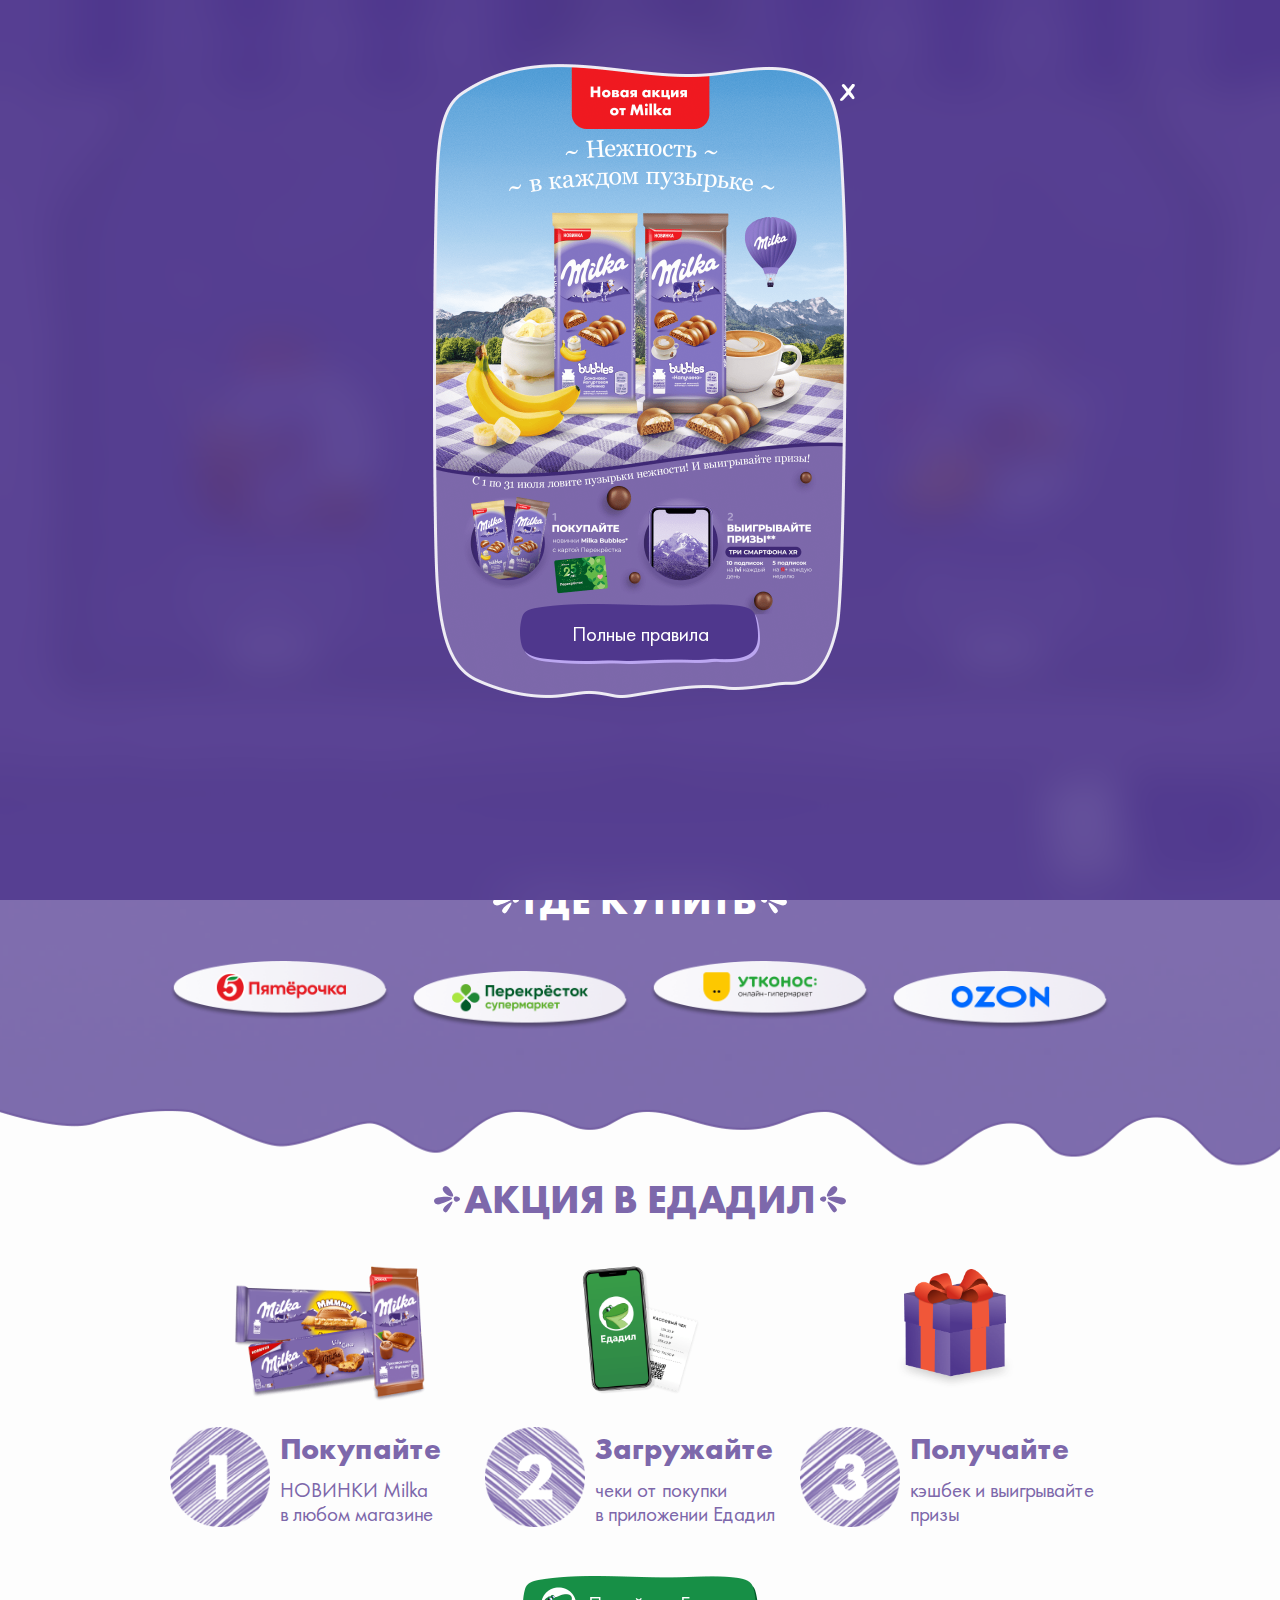
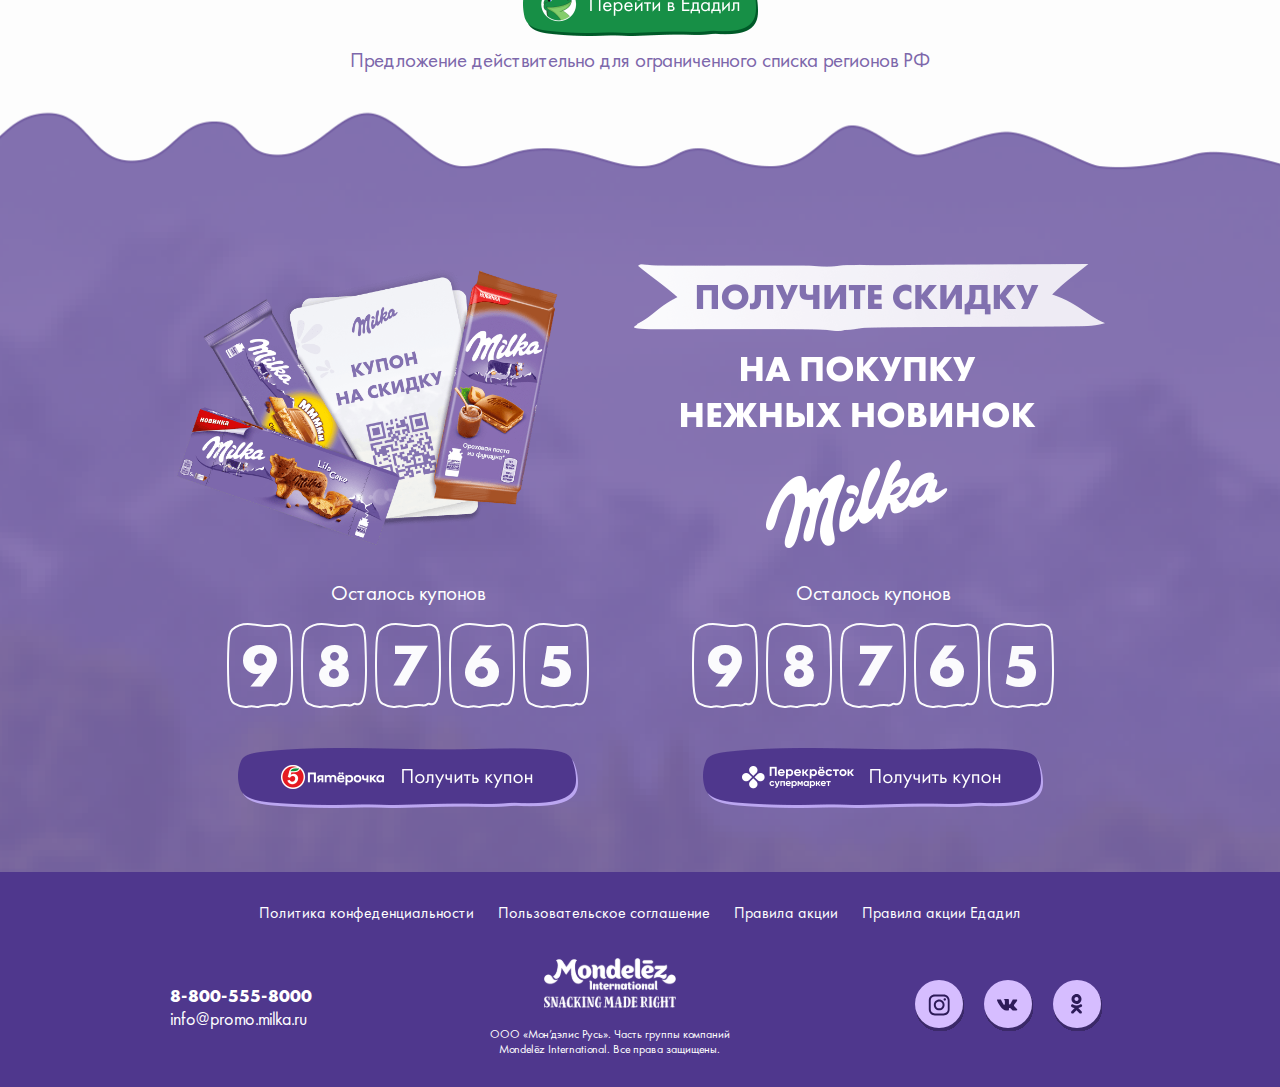
<file: index.html>
<!DOCTYPE html>
<html lang="en">
<head>
	<meta charset="UTF-8">
	<title>Milka Cafe</title>
	<meta http-equiv="X-UA-Compatible" content="IE=edge">
    <meta name="viewport" content="width=device-width, initial-scale=1.0, maximum-scale=1.0, minimum-scale=1.0, user-scalable=no">
    <meta name="format-detection" content="telephone=no">
    <link rel="shortcut icon" href="img/favicon.png" type="image/png">
	<link rel="stylesheet" href="fonts/stylesheet.css">
	<link rel="stylesheet" href="css/styles.css">
	<!--[if lte IE 9]>
    <script src="http://phpbbex.com/oldies/oldies.js" charset="utf-8"></script>
    <script src="https://oss.maxcdn.com/html5shiv/3.7.3/html5shiv.min.js"></script>
    <script src="https://oss.maxcdn.com/respond/1.4.2/respond.min.js"></script>
    <![endif]-->
</head>
<body>
	<div class="wrapper">
		<div class="content">
			<header>
				<a href="index.html" class="logo">
					<img src="img/logo.png" alt="">
				</a>
				<div class="menu">
					<a href="#!" class="burger"></a>
					<nav class="menu-links">
						<a href="#where-block" class="anchor">Где купить</a>
						<a href="#coupon-block" class="anchor">Купон на скидку</a>
						<a href="#edadil-block" class="anchor">Акция в Едадил</a>
						<a href="faq.html">Вопрос-ответ</a>
					</nav>
				</div>
			</header>
			<section class="main-block">
				<div class="left-wood"></div>
				<div class="right-wood"></div>
				<div class="container">
					<div class="slogan">
						<img src="img/slogan.png" alt="">
					</div>
					<div class="products">
						<div class="product">
							<div class="product-img product1-img">
								<img src="img/img_1.png" alt="">
							</div>
							<a href="#!" class="product-info pop-op" data-popup="product1">ореховой <br>пасты <br>и фундука</a>
							<a href="#!" class="mini-btn pop-op" data-popup="product1">Узнать больше</a>
						</div>
						<div class="product">
							<div class="product-img product2-img">
								<img src="img/img_2.png" alt="">
							</div>
							<a href="#!" class="product-info pop-op" data-popup="product2">молочной <br>начинки <br>и печенья</a>
							<a href="#!" class="mini-btn pop-op" data-popup="product2">Узнать больше</a>
						</div>
						<div class="product">
							<div class="product-img product3-img">
								<img src="img/img_3.png" alt="">
							</div>
							<a href="#!" class="product-info pop-op" data-popup="product3">сочного <br>бисквита</a>
							<a href="#!" class="mini-btn pop-op" data-popup="product3">Узнать больше</a>
						</div>
					</div>
					<a href="#coupon-block" class="main-coupon anchor"></a>
				</div>
			</section>
			<section id="where-block" class="where-block">
				<div class="container">
					<div class="title-wrapper">
						<div class="title">Где купить</div>
					</div>
					<div class="shops">
						<a href="https://5ka.ru/" class="shop" target="_blank">
							<img src="img/5ka.png" alt="">
						</a>
						<a href="https://www.perekrestok.ru/" class="shop" target="_blank">
							<img src="img/perek.png" alt="">
						</a>
						<a href="https://www.utkonos.ru/" class="shop" target="_blank">
							<img src="img/utkonos.png" alt="">
						</a>
						<a href="https://www.ozon.ru/" class="shop" target="_blank">
							<img src="img/ozon.png" alt="">
						</a>
					</div>
				</div>
			</section>
			<section id="edadil-block" class="edadil-block">
				<div class="container">
					<div class="title-wrapper">
						<div class="title purple">Акция в едадил</div>
					</div>
					<div class="steps">
						<div class="step">
							<div class="step-img step-img1">
								<img src="img/step1.png" alt="">
							</div>
							<div class="step-info step-info1">
								<div class="step-info-title">Покупайте</div>
								<div class="step-info-desc">НОВИНКИ Milka <br>в любом магазине</div>
							</div>
						</div>
						<div class="step">
							<div class="step-img step-img2">
								<img src="img/step2.png" alt="">
							</div>
							<div class="step-info step-info2">
								<div class="step-info-title">Загружайте</div>
								<div class="step-info-desc">чеки от покупки <br>в приложении Едадил</div>
							</div>
						</div>
						<div class="step">
							<div class="step-img step-img2">
								<img src="img/step3.png" alt="">
							</div>
							<div class="step-info step-info3">
								<div class="step-info-title">Получайте</div>
								<div class="step-info-desc">кэшбек и выигрывайте <br>призы</div>
							</div>
						</div>
					</div>
					<div class="btn-wrapper">
						<a href="#!" class="edadil-btn"><img src="img/button-edadil.png" alt=""></a>
						<span class="edadil-remark">Предложение действительно для ограниченного списка регионов РФ</span>
					</div>
				</div>
			</section>
			<section id="coupon-block" class="coupon-block">
				<div class="container">
					<div class="coupon-info">
						<div class="coupon-img">
							<img src="img/img_product_cupon.png" alt="">
						</div>
						<div class="coupon-slogan">
							<img src="img/slogan-sale.png" alt="">
						</div>
					</div>
					<div class="coupon-count-block">
						<div class="coupon-count-wrapper coupons-5ka">
							<div class="coupon-count-text">Осталось купонов</div>
							<div class="coupon-count">
								<div class="number">9</div>
								<div class="number">8</div>
								<div class="number">7</div>
								<div class="number">6</div>
								<div class="number">5</div>
							</div>
							<div class="btn-wrapper">
								<a href="#!" class="coupon-btn pop-op" data-popup="get-coupon-5ka"><img src="img/5ka-button-coupon.png" alt=""></a>
							</div>
						</div>
						<div class="coupon-count-wrapper coupons-perekrestok">
							<div class="coupon-count-text">Осталось купонов</div>
							<div class="coupon-count">
								<div class="number">9</div>
								<div class="number">8</div>
								<div class="number">7</div>
								<div class="number">6</div>
								<div class="number">5</div>
							</div>
							<div class="btn-wrapper">
								<a href="#!" class="coupon-btn pop-op" data-popup="get-coupon-perekrestok"><img src="img/perekrestok-button-coupon.png" alt=""></a>
							</div>
						</div>
					</div>
				</div>
				<!-- <div class="coupon-preview">
					<div class="coupon-preview-wrapper">
						<div class="coupon-img">
							<img src="img/img_product_cupon.png" alt="">
						</div>
						<div class="coupon-preview-title">Купоны скоро появятся в меню нашего кафе. Ждем вас снова!</div>
						<div class="coupon-preview-desc">Мы можем оповестить вас сразу как только они будут доступны. Для этого напишите ваш e-mail в поле ниже:</div>
						<form class="popup-form">
							<div class="input-field">
	                    		<input type="text" name="email" placeholder="Введите ваш e-mail" required>
	                    	</div>
							<div class="popup-btn-wrap">
								<button class="popup-btn">Отправить e-mail</button>
								<button class="popup-btn pop-op" data-popup="auth-success">Отправить e-mail</button>
							</div>
						</form>
					</div>
				</div> -->
			</section>
		</div>
		<footer>
			<div class="container">
				<div class="footer-links">
					<a href="#!" class="invert-link" target="_blank">Политика конфеденциальности</a>
					<a href="#!" class="invert-link" target="_blank">Пользовательское соглашение</a>
					<a href="#!" class="invert-link" target="_blank">Правила акции</a>
					<a href="#!" class="invert-link" target="_blank">Правила акции Едадил</a>
				</div>
				<div class="footer-wrapper">
					<div class="footer-contacts">
						<a href="tel:8-800-555-8000" class="footer-phone invert-link">8-800-555-8000</a>
						<a href="mailto:info@promo.milka.ru" class="footer-mail invert-link">info@promo.milka.ru</a>
					</div>
					<div class="footer-copyright">
						<div class="mndlz">
							<img src="img/mndlz.svg" alt="">
						</div>
						<div class="copyright">ООО «Мон’дэлис Русь». Часть группы компаний <br>Mondelēz International. Все права защищены.</div>
					</div>
					<div class="footer-socials">
						<a href="#!" target="_blank">
							<img src="img/inst.svg" alt="">
						</a>
						<a href="#!" target="_blank">
							<img src="img/vk.svg" alt="">
						</a>
						<a href="#!" target="_blank">
							<img src="img/ok.svg" alt="">
						</a>
					</div>
				</div>
			</div>
		</footer>
	</div>
	<div class="popups">
		<div id="auth" class="popup popup-auth">
			<div class="popup__wrap">
				<a href="#!" class="close-popup js-close-popup">
		            <img src="img/close-purple.svg" alt="">
		        </a>
				<div class="popup__inner">
					<div class="popup__title">Авторизация</div>
					<div class="popup__desc">Войдите с помощью одной из социальных сетей, чтобы получить купон на скидку</div>
					<form class="socials-auth">
						<button class="social-auth">
							<img src="img/vk-auth.svg" alt="">
						</button>
						<!-- <button class="social-auth">
							<img src="img/ok-auth.svg" alt="">
						</button> -->
						<button class="social-auth">
							<img src="img/fb-auth.svg" alt="">
						</button>
						<div class="checkbox-wrapper">
							<div class="input-field checkbox-field">
	                            <label for="check-data" class="checkbox">
	                                <input id="check-data" name="check-data" type="checkbox" required>
	                                <span class="checkmark"></span>
	                                <span class="checkbox-text">Я согласен с <a href="#!" class="rules-link link" target="_blank">Правилами акции</a></span>
	                            </label> 
	                        </div>
	                        <div class="input-field checkbox-field">
	                            <label for="check-rules" class="checkbox">
	                                <input id="check-rules" name="check-rules" type="checkbox" required>
	                                <span class="checkmark"></span>
	                                <span class="checkbox-text">Я согласен с <a href="#!" class="rules-link link" target="_blank">Правилами получения купона</a></span>
	                            </label> 
	                        </div>
						</div>
					</form>
					<div class="separate">
						<span>или</span>
					</div>
					<div class="popup-btn-wrap">
						<a href="#!" class="popup-btn pop-op" data-popup="auth-fio">Войти через e-mail</a>
					</div>
				</div>
			</div>
		</div>
		<div id="auth-fio" class="popup popup-auth-fio">
			<div class="popup__wrap">
				<a href="#!" class="close-popup js-close-popup">
		            <img src="img/close-purple.svg" alt="">
		        </a>
				<div class="popup__inner">
					<div class="popup__desc">Введите ваши данные</div>
					<form class="popup-form">
						<div class="input-field">
                    		<input type="text" name="name" placeholder="Фамилия Имя" required>
                    	</div>
						<div class="input-field">
                    		<input type="text" name="email" placeholder="E-mail" required>
                    	</div>
                    	<div class="checkbox-wrapper">
							<div class="input-field checkbox-field">
	                            <label for="check-data1" class="checkbox">
	                                <input id="check-data1" name="check-data1" type="checkbox" required>
	                                <span class="checkmark"></span>
	                                <span class="checkbox-text">Я согласен с <a href="#!" class="rules-link link" target="_blank">Правилами акции</a></span>
	                            </label> 
	                        </div>
	                        <div class="input-field checkbox-field">
	                            <label for="check-rules1" class="checkbox">
	                                <input id="check-rules1" name="check-rules1" type="checkbox" required>
	                                <span class="checkmark"></span>
	                                <span class="checkbox-text">Я согласен с <a href="#!" class="rules-link link" target="_blank">Правилами получения купона</a></span>
	                            </label> 
	                        </div>
						</div>
						<div class="popup-btn-wrap">
							<!-- <button class="popup-btn">Получить купон</button> -->
							<button class="popup-btn pop-op" data-popup="auth-success">Получить купон</button>
						</div>
					</form>
				</div>
			</div>
		</div>
		<div id="auth-success" class="popup popup-auth popup-auth-success">
			<div class="popup__wrap">
				<a href="#!" class="close-popup js-close-popup">
		            <img src="img/close-purple.svg" alt="">
		        </a>
				<div class="popup__inner">
					<div class="popup__title">Спасибо!</div>
					<div class="popup__desc">Мы отправили вам ссылку для получения купона на скидку на указанный вами e-mail</div>
					<div class="popup-btn-wrap">
						<a href="#!" class="popup-btn js-close-popup">Отлично</a>
					</div>
				</div>
			</div>
		</div>
		<div id="get-coupon-5ka" class="popup popup-coupon popup-coupon-big">
			<div class="popup__wrap">
				<a href="#!" class="close-popup js-close-popup">
		            <img src="img/close-purple.svg" alt="">
		        </a>
				<div class="popup__inner">
					<div class="popup-logo logo-5ka">
						<img src="img/5ka-logo.png" alt="">
					</div>
					<div class="popup__title">Ваш купон на скидку</div>
					<div class="popup-coupon-img coupon-5ka">
						<img src="img/barcode.png" alt="">
					</div>
					<div class="popup__desc">Предъявите скриншот купона со штрихкодом на кассе в сети «Пятёрочка» при покупке новинок от Milka</div>
					<div class="coupon-validity">
						<div class="coupon-validity-title">Срок действия купона:</div>
						<div class="coupon-validity-text">с 08 июня 2020г. по 15 июля 2020г.</div>
					</div>
					<div class="coupon-remark">
						*купон можно использовать в <a href="https://5ka.ru/stores/" class="link" target="_blank">магазинах сети</a> 
						при предъявлении Выручай-карты «Пятёрочка» на кассе.<br><br>

						**Купон действует на следующие продукты: шоколад  Milka Nutty Paste Hazelnut, Milka Choco & Biscuit, сочный бисквит Milka Lila Cake, Печенье-палочки Milka Lila Sticks, Конфеты Milka из молочного шоколада с ореховой начинкой
					</div>
				</div>
			</div>
		</div>
		<div id="get-coupon-perekrestok" class="popup popup-coupon popup-coupon-big">
			<div class="popup__wrap">
				<a href="#!" class="close-popup js-close-popup">
		            <img src="img/close-purple.svg" alt="">
		        </a>
				<div class="popup__inner">
					<div class="popup-logo">
						<img src="img/perekrestok-logo.svg" alt="">
					</div>
					<div class="popup__title">Ваш купон на скидку</div>
					<div class="popup-coupon-img">
						<img src="img/qrcode.png" alt="">
					</div>
					<div class="popup__desc">Предъявите скриншот купона кассиру в «Перекрёстке» при покупке новинок от Milka</div>
					<div class="coupon-validity">
						<div class="coupon-validity-title">Срок действия купона:</div>
						<div class="coupon-validity-text">с 01 мая 2020г. по 30 июня 2020г.</div>
					</div>
					<div class="coupon-remark">
						*купон можно использовать в <a href="#!" class="link" target="_blank">магазинах сети</a> 
						при предъявлении карты Клуба «Перекрёсток» на кассе.
						В интернет-магазине «Перекрёсток» купон не принимается. <br><br>

						**купон действует только на новинки: шоколад Milka Nutty Paste Hazelnut, шоколад Milka Choco & Biscuit, сочный бисквит Milka Lila Cake
					</div>
				</div>
			</div>
		</div>
		<div id="product1" class="popup popup-product">
			<div class="popup__wrap">
				<a href="#!" class="close-popup js-close-popup">
		            <img src="img/close.svg" alt="">
		        </a>
		        <img src="img/product1.png" class="popup-product-img popup-product1-img" alt="">
				<div class="popup__inner">
					<div class="popup__title">Шоколад Milka Nutty <br>Paste Hazelnut</div>
					<div class="popup__desc">Сочетание нежного <br>орехового крема <br>и кусочков орехов. </div>
				</div>
			</div>
		</div>
		<div id="product2" class="popup popup-product">
			<div class="popup__wrap">
				<a href="#!" class="close-popup js-close-popup">
		            <img src="img/close.svg" alt="">
		        </a>
		        <img src="img/product2.png" class="popup-product-img popup-product2-img" alt="">
				<div class="popup__inner">
					<div class="popup__title">Шоколад <br>Milka Choco & Biscuit</div>
					<div class="popup__desc">Великолепное сочетание нежного <br>шоколада с аппетитными слоями <br>молочной начинки и бисквита.</div>
				</div>
			</div>
		</div>
		<div id="product3" class="popup popup-product">
			<div class="popup__wrap">
				<a href="#!" class="close-popup js-close-popup">
		            <img src="img/close.svg" alt="">
		        </a>
		        <img src="img/product3.png" class="popup-product-img popup-product3-img" alt="">
				<div class="popup__inner">
					<div class="popup__title">Сочный бисквит <br>Milka Lila Cake</div>
					<div class="popup__desc">Уникальное сочетание двухслойного <br>теста и кусочков молочного <br>шоколада</div>
				</div>
			</div>
		</div>

		<div id="new-action" class="popup new-action js-popup-show">
			<div class="popup__wrap">
				<a href="#!" class="close-popup js-close-popup">
		            <img src="img/close.svg" alt="">
		        </a>
				<div class="popup__inner">
					<div class="popup-btn-wrap">
						<a href="#!" class="popup-btn" target="_blank">Полные правила</a>
					</div>
				</div>
			</div>
		</div>
	</div>
	<script src="js/jquery-3.4.1.min.js"></script>
	<script src="js/scripts.js"></script>
</body>
</html>
</file>
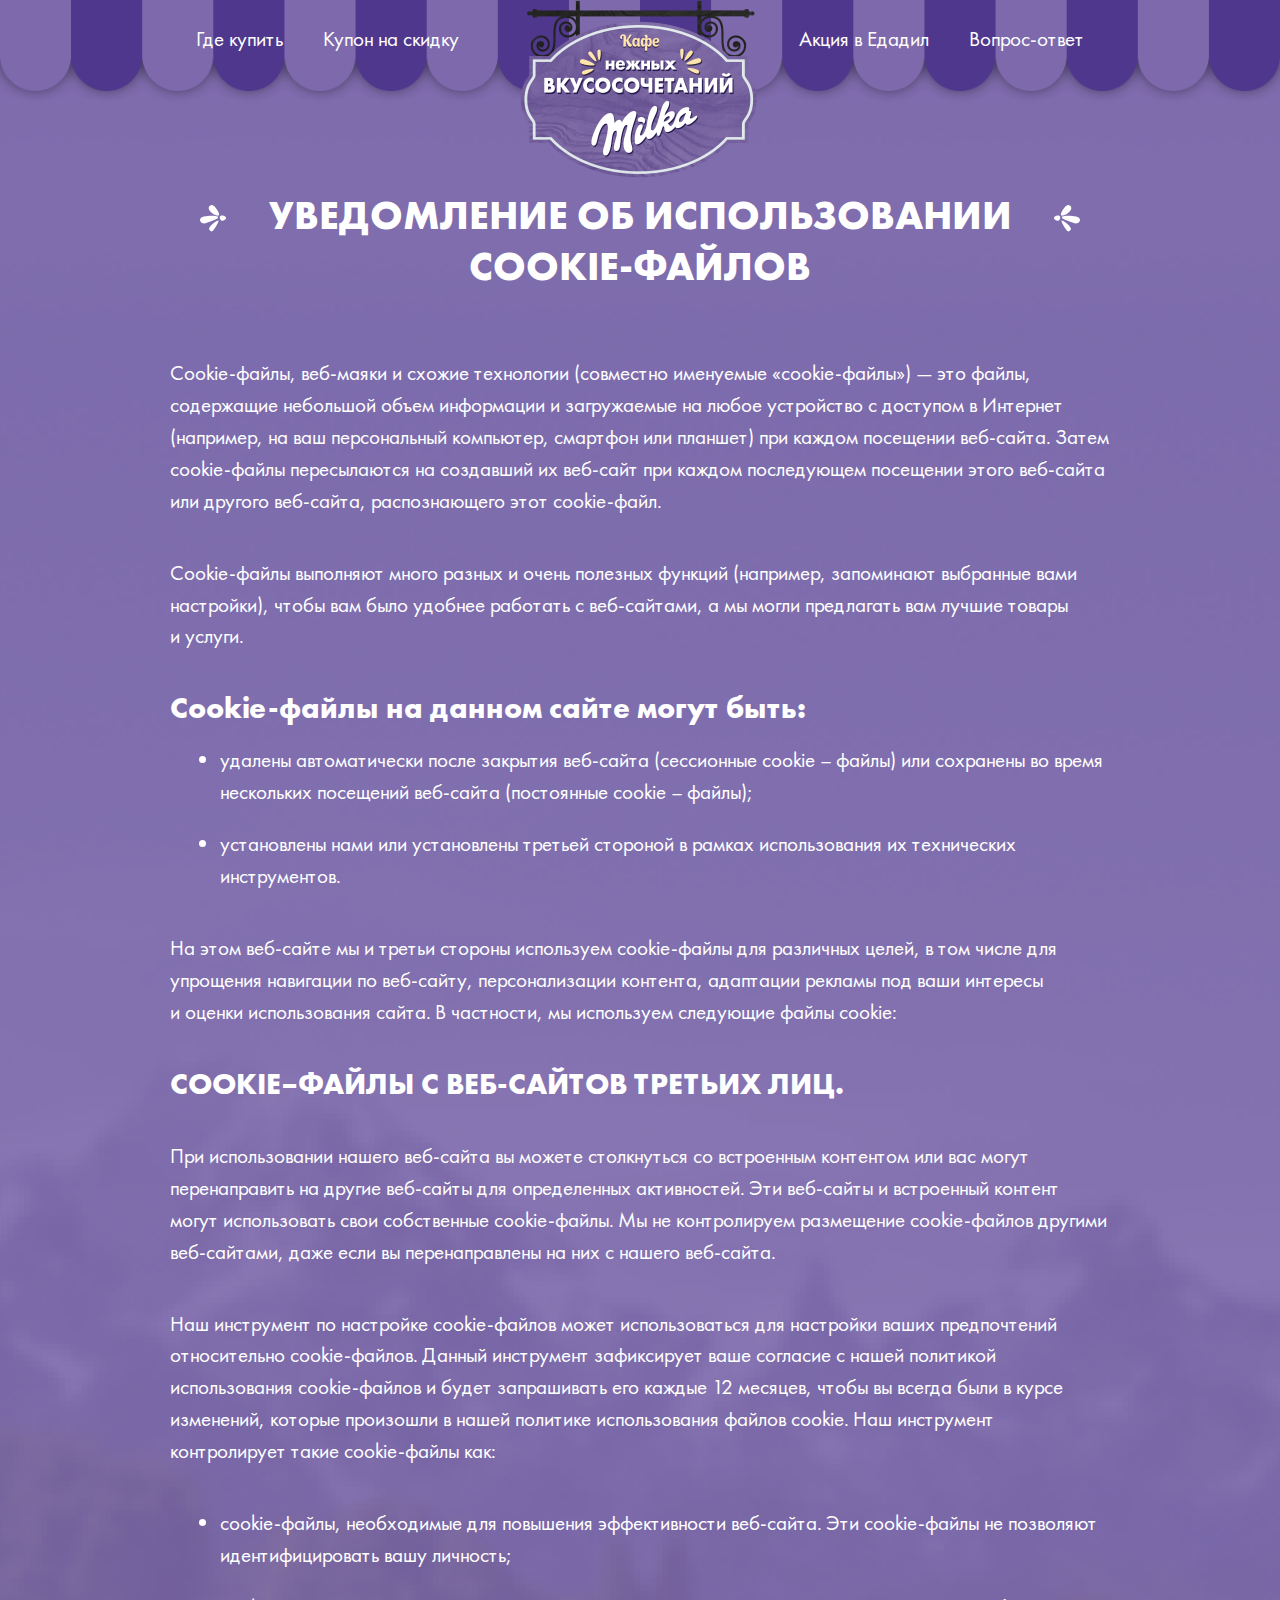
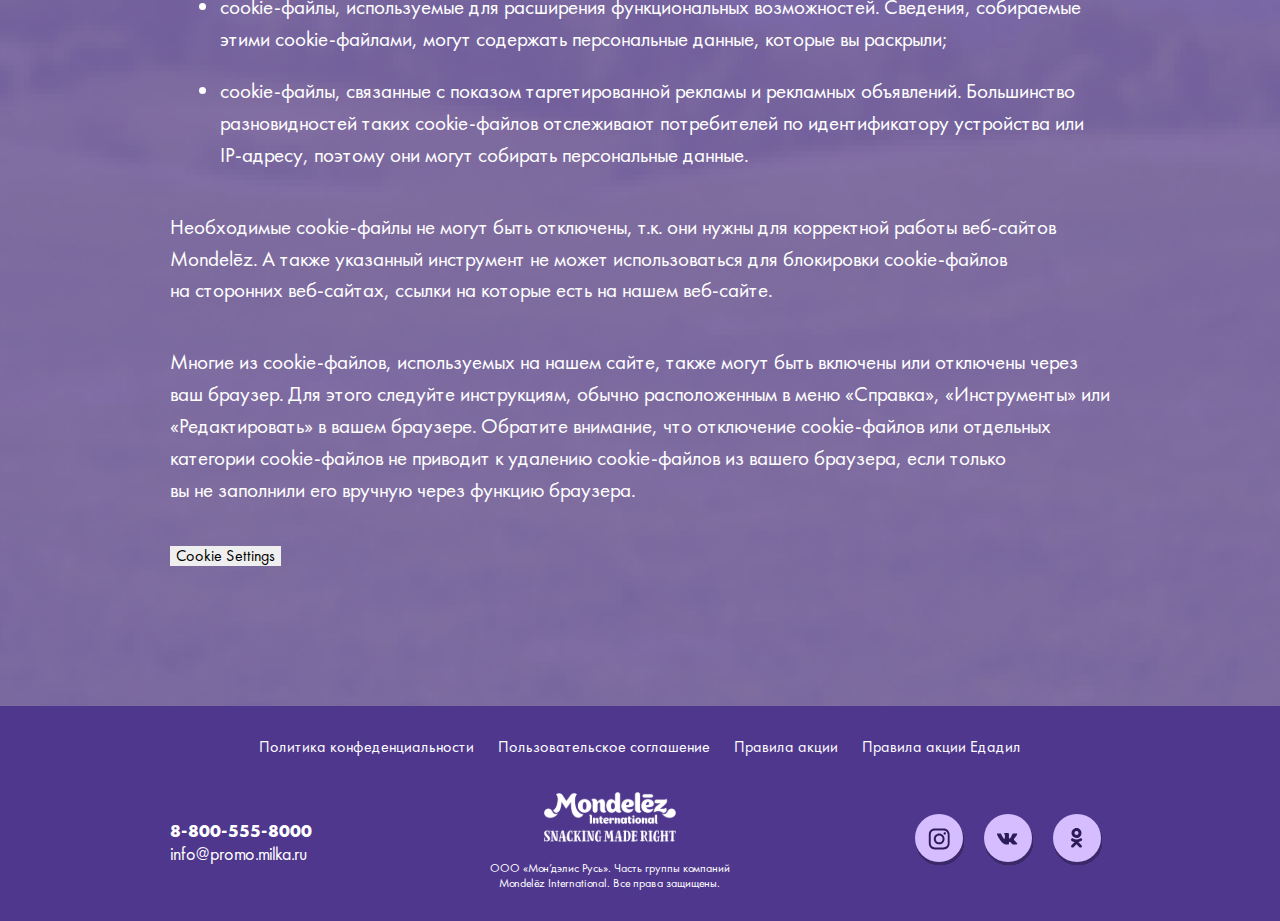
<file: cookies.html>
<!DOCTYPE html>
<html lang="en">
<head>
	<meta charset="UTF-8">
	<title>Milka Cafe</title>
	<meta http-equiv="X-UA-Compatible" content="IE=edge">
    <meta name="viewport" content="width=device-width, initial-scale=1.0, maximum-scale=1.0, minimum-scale=1.0, user-scalable=no">
    <meta name="format-detection" content="telephone=no">
    <link rel="shortcut icon" href="img/favicon.png" type="image/png">
	<link rel="stylesheet" href="fonts/stylesheet.css">
	<link rel="stylesheet" href="css/styles.css">
	<!--[if lte IE 9]>
    <script src="http://phpbbex.com/oldies/oldies.js" charset="utf-8"></script>
    <script src="https://oss.maxcdn.com/html5shiv/3.7.3/html5shiv.min.js"></script>
    <script src="https://oss.maxcdn.com/respond/1.4.2/respond.min.js"></script>
    <![endif]-->
</head>
<body>
	<div class="wrapper cookies-page">
		<div class="content">
			<header>
				<a href="index.html" class="logo">
					<img src="img/logo.png" alt="">
				</a>
				<div class="menu">
					<a href="#!" class="burger"></a>
					<nav class="menu-links">
						<a href="index.html" class="anchor">Где купить</a>
						<a href="index.html" class="anchor">Купон на скидку</a>
						<a href="index.html" class="anchor">Акция в Едадил</a>
						<a href="faq.html">Вопрос-ответ</a>
					</nav>
				</div>
			</header>
			<section class="cookies-block">
				<div class="container">
					<div class="title-wrapper">
						<h1 class="title">Уведомление об использовании Cookie-файлов</h1>
					</div>
			        <p>
			            Cookie-файлы, веб-маяки и&nbsp;схожие технологии (совместно именуемые &laquo;cookie-файлы&raquo;)&nbsp;&mdash; это файлы, содержащие небольшой объем информации и&nbsp;загружаемые на&nbsp;любое устройство с&nbsp;доступом в&nbsp;Интернет (например, на&nbsp;ваш персональный компьютер, смартфон или планшет) при каждом посещении веб-сайта. Затем cookie-файлы пересылаются на&nbsp;создавший их&nbsp;веб-сайт при каждом последующем посещении этого веб-сайта или другого веб-сайта, распознающего этот cookie-файл.
			        </p>
			        <p>
			            Cookie-файлы выполняют много разных и&nbsp;очень полезных функций (например, запоминают выбранные вами настройки), чтобы вам было удобнее работать с&nbsp;веб-сайтами, а&nbsp;мы&nbsp;могли предлагать вам лучшие товары и&nbsp;услуги.
			        </p>
			        <h3 class="main-cookie-h3">Cookie-файлы на данном сайте могут быть:</h3>
			        <ul class="cookie-text-ul">
			            <li><span>удалены автоматически после закрытия веб-сайта (сессионные cookie – файлы) или сохранены во время нескольких посещений веб-сайта (постоянные cookie – файлы);</span></li>
			            <li><span>установлены нами или установлены третьей стороной в рамках использования их технических инструментов.</span></li>
			        </ul>
			        <p>
			            На&nbsp;этом веб-сайте мы&nbsp;и&nbsp;третьи стороны используем cookie-файлы для различных целей, в&nbsp;том числе для упрощения навигации по&nbsp;веб-сайту, персонализации контента, адаптации рекламы под ваши интересы и&nbsp;оценки использования сайта. В&nbsp;частности, мы&nbsp;используем следующие файлы cookie:
			        </p>
			        <!-- OneTrust Cookies List start -->
			        <div id="ot-sdk-cookie-policy"></div>
			        <!-- OneTrust Cookies List end -->
			        <h2 class="main-cookie-h2">COOKIE–ФАЙЛЫ С ВЕБ-САЙТОВ ТРЕТЬИХ ЛИЦ.</h2>
			        <p>
			            При использовании нашего веб-сайта вы&nbsp;можете столкнуться со&nbsp;встроенным контентом или вас могут перенаправить на&nbsp;другие веб-сайты для определенных активностей. Эти веб-сайты и&nbsp;встроенный контент могут использовать свои собственные cookie-файлы. Мы&nbsp;не&nbsp;контролируем размещение cookie-файлов другими веб-сайтами, даже если вы&nbsp;перенаправлены на&nbsp;них с&nbsp;нашего веб-сайта.
			        </p>
			        <p>
			            Наш инструмент по&nbsp;настройке cookie-файлов может использоваться для настройки ваших предпочтений относительно cookie-файлов. Данный инструмент зафиксирует ваше согласие с&nbsp;нашей политикой использования cookie-файлов и&nbsp;будет запрашивать его каждые 12&nbsp;месяцев, чтобы вы&nbsp;всегда были в&nbsp;курсе изменений, которые произошли в&nbsp;нашей политике использования файлов cookie. Наш инструмент контролирует такие cookie-файлы как:
			        </p>
			        <ul class="cookie-text-ul">
			            <li><span>cookie-файлы, необходимые для повышения эффективности веб-сайта. Эти cookie-файлы не&nbsp;позволяют идентифицировать вашу личность;</span></li>
			            <li><span>cookie-файлы, используемые для расширения функциональных возможностей. Сведения, собираемые этими cookie-файлами, могут содержать персональные данные, которые вы&nbsp;раскрыли;</span></li> 
			            <li><span>cookie-файлы, связанные с&nbsp;показом таргетированной рекламы и&nbsp;рекламных объявлений. Большинство разновидностей таких cookie-файлов отслеживают потребителей по&nbsp;идентификатору устройства или IP-адресу, поэтому они могут собирать персональные данные.</span></li>
			        </ul>
			        <p>
			            Необходимые cookie-файлы не&nbsp;могут быть отключены, т.к. они нужны для корректной работы веб-сайтов Mondelēz. А&nbsp;также указанный инструмент не&nbsp;может использоваться для блокировки cookie-файлов на&nbsp;сторонних веб-сайтах, ссылки на&nbsp;которые есть на&nbsp;нашем веб-сайте.
			        </p>
			        <p>
			            Многие из&nbsp;cookie-файлов, используемых на&nbsp;нашем сайте, также могут быть включены или отключены через ваш браузер. Для этого следуйте инструкциям, обычно расположенным в&nbsp;меню &laquo;Справка&raquo;, &laquo;Инструменты&raquo; или &laquo;Редактировать&raquo; в&nbsp;вашем браузере. Обратите внимание, что отключение cookie-файлов или отдельных категории cookie-файлов не&nbsp;приводит к&nbsp;удалению cookie-файлов из&nbsp;вашего браузера, если только вы&nbsp;не&nbsp;заполнили его вручную через функцию браузера.
			        </p>
			        <!-- OneTrust Cookies Settings button start -->
			        <button id="ot-sdk-btn" class="ot-sdk-show-settings btn-link">Cookie Settings</button>
			        <!-- OneTrust Cookies Settings button end -->
				</div>
			</section>
		</div>
		<footer>
			<div class="container">
				<div class="footer-links">
					<a href="#!" class="invert-link" target="_blank">Политика конфеденциальности</a>
					<a href="#!" class="invert-link" target="_blank">Пользовательское соглашение</a>
					<a href="#!" class="invert-link" target="_blank">Правила акции</a>
					<a href="#!" class="invert-link" target="_blank">Правила акции Едадил</a>
				</div>
				<div class="footer-wrapper">
					<div class="footer-contacts">
						<a href="tel:8-800-555-8000" class="footer-phone invert-link">8-800-555-8000</a>
						<a href="mailto:info@promo.milka.ru" class="footer-mail invert-link">info@promo.milka.ru</a>
					</div>
					<div class="footer-copyright">
						<div class="mndlz">
							<img src="img/mndlz.svg" alt="">
						</div>
						<div class="copyright">ООО «Мон’дэлис Русь». Часть группы компаний <br>Mondelēz International. Все права защищены.</div>
					</div>
					<div class="footer-socials">
						<a href="#!" target="_blank">
							<img src="img/inst.svg" alt="">
						</a>
						<a href="#!" target="_blank">
							<img src="img/vk.svg" alt="">
						</a>
						<a href="#!" target="_blank">
							<img src="img/ok.svg" alt="">
						</a>
					</div>
				</div>
			</div>
		</footer>
	</div>
	<div class="popups">
		<div id="auth" class="popup popup-auth">
			<div class="popup__wrap">
				<a href="#!" class="close-popup js-close-popup">
		            <img src="img/close-purple.svg" alt="">
		        </a>
				<div class="popup__inner">
					<div class="popup__title">Авторизация</div>
					<div class="popup__desc">Войдите с помощью одной из социальных сетей, чтобы получить купон на скидку</div>
					<form class="socials-auth">
						<button class="social-auth">
							<img src="img/vk-auth.svg" alt="">
						</button>
						<!-- <button class="social-auth">
							<img src="img/ok-auth.svg" alt="">
						</button> -->
						<button class="social-auth">
							<img src="img/fb-auth.svg" alt="">
						</button>
						<div class="checkbox-wrapper">
							<div class="input-field checkbox-field">
	                            <label for="check-data" class="checkbox">
	                                <input id="check-data" name="check-data" type="checkbox" required>
	                                <span class="checkmark"></span>
	                                <span class="checkbox-text">Я согласен с <a href="#!" class="rules-link link" target="_blank">Правилами акции</a></span>
	                            </label> 
	                        </div>
	                        <div class="input-field checkbox-field">
	                            <label for="check-rules" class="checkbox">
	                                <input id="check-rules" name="check-rules" type="checkbox" required>
	                                <span class="checkmark"></span>
	                                <span class="checkbox-text">Я согласен с <a href="#!" class="rules-link link" target="_blank">Правилами получения купона</a></span>
	                            </label> 
	                        </div>
						</div>
					</form>
					<div class="separate">
						<span>или</span>
					</div>
					<div class="popup-btn-wrap">
						<a href="#!" class="popup-btn pop-op" data-popup="auth-fio">Войти через e-mail</a>
					</div>
				</div>
			</div>
		</div>
		<div id="auth-fio" class="popup popup-auth-fio">
			<div class="popup__wrap">
				<a href="#!" class="close-popup js-close-popup">
		            <img src="img/close-purple.svg" alt="">
		        </a>
				<div class="popup__inner">
					<div class="popup__desc">Введите ваши данные</div>
					<form class="popup-form">
						<div class="input-field">
                    		<input type="text" name="name" placeholder="Фамилия Имя" required>
                    	</div>
						<div class="input-field">
                    		<input type="text" name="email" placeholder="E-mail" required>
                    	</div>
                    	<div class="checkbox-wrapper">
							<div class="input-field checkbox-field">
	                            <label for="check-data1" class="checkbox">
	                                <input id="check-data1" name="check-data1" type="checkbox" required>
	                                <span class="checkmark"></span>
	                                <span class="checkbox-text">Я согласен с <a href="#!" class="rules-link link" target="_blank">Правилами акции</a></span>
	                            </label> 
	                        </div>
	                        <div class="input-field checkbox-field">
	                            <label for="check-rules1" class="checkbox">
	                                <input id="check-rules1" name="check-rules1" type="checkbox" required>
	                                <span class="checkmark"></span>
	                                <span class="checkbox-text">Я согласен с <a href="#!" class="rules-link link" target="_blank">Правилами получения купона</a></span>
	                            </label> 
	                        </div>
						</div>
						<div class="popup-btn-wrap">
							<!-- <button class="popup-btn">Получить купон</button> -->
							<button class="popup-btn pop-op" data-popup="auth-success">Получить купон</button>
						</div>
					</form>
				</div>
			</div>
		</div>
		<div id="auth-success" class="popup popup-auth popup-auth-success">
			<div class="popup__wrap">
				<a href="#!" class="close-popup js-close-popup">
		            <img src="img/close-purple.svg" alt="">
		        </a>
				<div class="popup__inner">
					<div class="popup__title">Спасибо!</div>
					<div class="popup__desc">Мы отправили вам ссылку для получения купона на скидку на указанный вами e-mail</div>
					<div class="popup-btn-wrap">
						<a href="#!" class="popup-btn js-close-popup">Отлично</a>
					</div>
				</div>
			</div>
		</div>
		<div id="get-coupon-5ka" class="popup popup-coupon">
			<div class="popup__wrap">
				<a href="#!" class="close-popup js-close-popup">
		            <img src="img/close-purple.svg" alt="">
		        </a>
				<div class="popup__inner">
					<div class="popup-logo logo-5ka">
						<img src="img/5ka-logo.png" alt="">
					</div>
					<div class="popup__title">Ваш купон на скидку</div>
					<div class="popup-coupon-img coupon-5ka">
						<img src="img/barcode.png" alt="">
					</div>
					<div class="popup__desc">Предъявите скриншот купона кассиру в «Пятёрочке» при покупке новинок от Milka</div>
				</div>
			</div>
		</div>
		<div id="get-coupon-perekrestok" class="popup popup-coupon popup-coupon-perekrestok">
			<div class="popup__wrap">
				<a href="#!" class="close-popup js-close-popup">
		            <img src="img/close-purple.svg" alt="">
		        </a>
				<div class="popup__inner">
					<div class="popup-logo">
						<img src="img/perekrestok-logo.svg" alt="">
					</div>
					<div class="popup__title">Ваш купон на скидку</div>
					<div class="popup-coupon-img">
						<img src="img/qrcode.png" alt="">
					</div>
					<div class="popup__desc">Предъявите скриншот купона кассиру в «Перекрёстке» при покупке новинок от Milka</div>
					<div class="coupon-validity">
						<div class="coupon-validity-title">Срок действия купона:</div>
						<div class="coupon-validity-text">с 01 мая 2020г. по 30 июня 2020г.</div>
					</div>
					<div class="coupon-remark">
						*купон можно использовать в <a href="#!" class="link" target="_blank">магазинах сети</a> 
						при предъявлении карты Клуба «Перекрёсток» на кассе.
						В интернет-магазине «Перекрёсток» купон не принимается. <br><br>

						**купон действует только на новинки: шоколад Milka Nutty Paste Hazelnut, шоколад Milka Choco & Biscuit, сочный бисквит Milka Lila Cake
					</div>
				</div>
			</div>
		</div>
		<div id="product1" class="popup popup-product">
			<div class="popup__wrap">
				<a href="#!" class="close-popup js-close-popup">
		            <img src="img/close.svg" alt="">
		        </a>
		        <img src="img/product1.png" class="popup-product-img popup-product1-img" alt="">
				<div class="popup__inner">
					<div class="popup__title">Шоколад Milka Nutty <br>Paste Hazelnut</div>
					<div class="popup__desc">Сочетание нежного <br>орехового крема <br>и кусочков орехов. </div>
				</div>
			</div>
		</div>
		<div id="product2" class="popup popup-product">
			<div class="popup__wrap">
				<a href="#!" class="close-popup js-close-popup">
		            <img src="img/close.svg" alt="">
		        </a>
		        <img src="img/product2.png" class="popup-product-img popup-product2-img" alt="">
				<div class="popup__inner">
					<div class="popup__title">Шоколад <br>Milka Choco & Biscuit</div>
					<div class="popup__desc">Великолепное сочетание нежного <br>шоколада с аппетитными слоями <br>молочной начинки и бисквита.</div>
				</div>
			</div>
		</div>
		<div id="product3" class="popup popup-product">
			<div class="popup__wrap">
				<a href="#!" class="close-popup js-close-popup">
		            <img src="img/close.svg" alt="">
		        </a>
		        <img src="img/product3.png" class="popup-product-img popup-product3-img" alt="">
				<div class="popup__inner">
					<div class="popup__title">Сочный бисквит <br>Milka Lila Cake</div>
					<div class="popup__desc">Уникальное сочетание двухслойного <br>теста и кусочков молочного <br>шоколада</div>
				</div>
			</div>
		</div>
	</div>
	<script src="js/jquery-3.4.1.min.js"></script>
	<script src="js/scripts.js"></script>
</body>
</html>
</file>
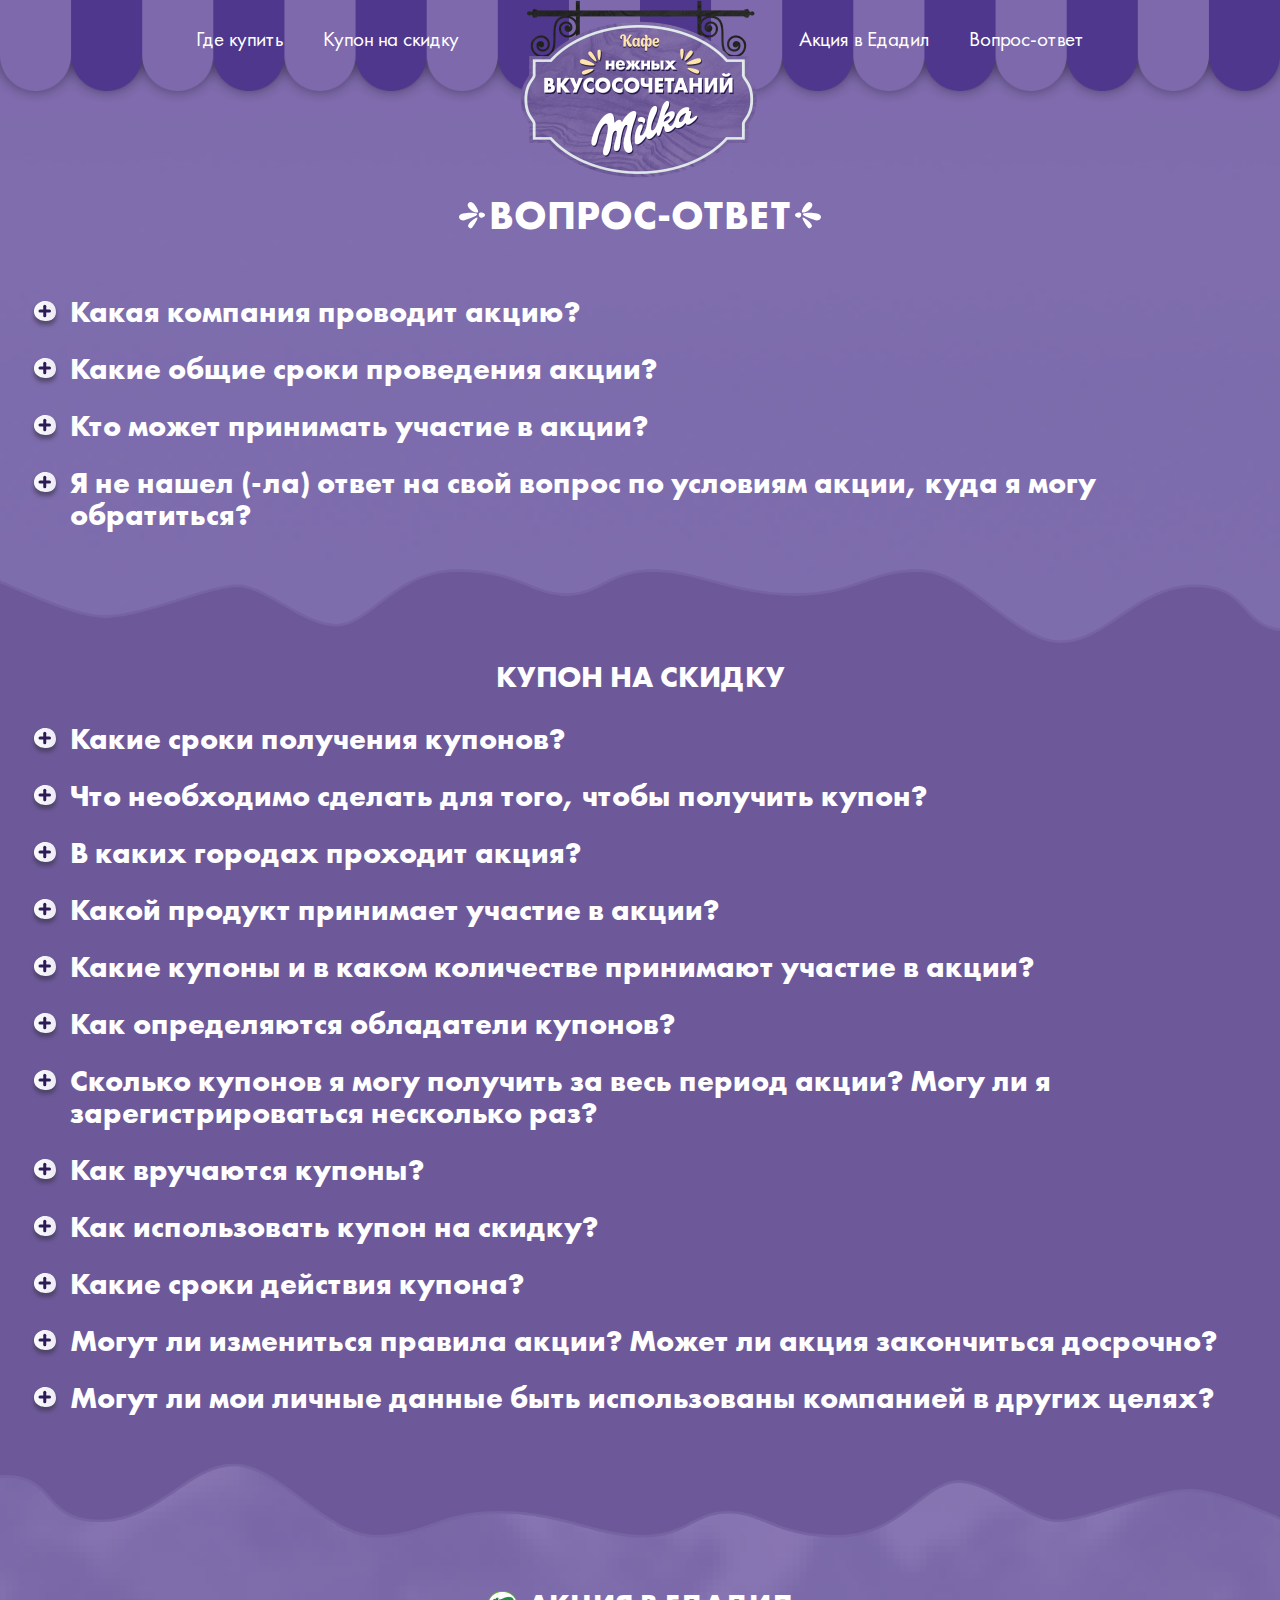
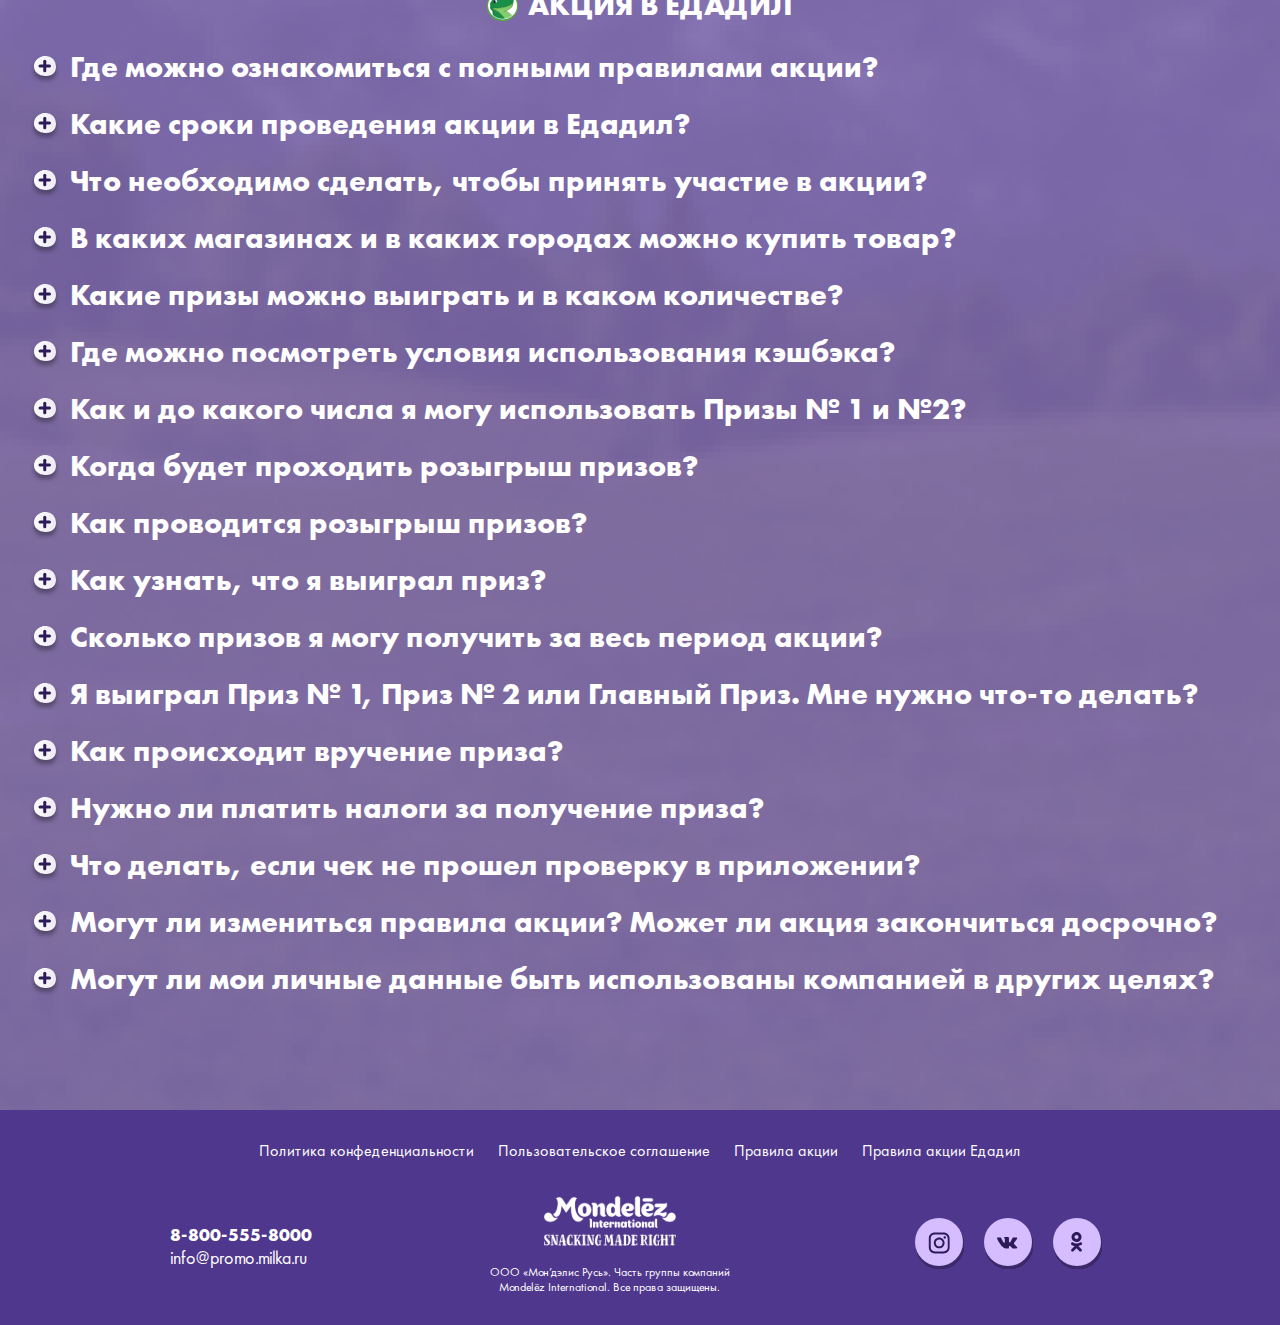
<file: faq.html>
<!DOCTYPE html>
<html lang="en">
<head>
	<meta charset="UTF-8">
	<title>Milka Cafe</title>
	<meta http-equiv="X-UA-Compatible" content="IE=edge">
    <meta name="viewport" content="width=device-width, initial-scale=1.0, maximum-scale=1.0, minimum-scale=1.0, user-scalable=no">
    <meta name="format-detection" content="telephone=no">
    <link rel="shortcut icon" href="img/favicon.png" type="image/png">
	<link rel="stylesheet" href="fonts/stylesheet.css">
	<link rel="stylesheet" href="css/styles.css">
	<!--[if lte IE 9]>
    <script src="http://phpbbex.com/oldies/oldies.js" charset="utf-8"></script>
    <script src="https://oss.maxcdn.com/html5shiv/3.7.3/html5shiv.min.js"></script>
    <script src="https://oss.maxcdn.com/respond/1.4.2/respond.min.js"></script>
    <![endif]-->
</head>
<body>
	<div class="wrapper cookies-page">
		<div class="content">
			<header>
				<a href="index.html" class="logo">
					<img src="img/logo.png" alt="">
				</a>
				<div class="menu">
					<a href="#!" class="burger"></a>
					<nav class="menu-links">
						<a href="index.html" class="anchor">Где купить</a>
						<a href="index.html" class="anchor">Купон на скидку</a>
						<a href="index.html" class="anchor">Акция в Едадил</a>
						<a href="faq.html">Вопрос-ответ</a>
					</nav>
				</div>
			</header>
			<section id="faq-block" class="faq-block">
				<div class="title-wrapper">
					<div class="title">Вопрос-ответ</div>
				</div>
				<div class="faq-wrap accordion-wrap">
					<div class="faq-item">
						<div class="faq-title accordion-title">Какая компания проводит акцию?</div>
						<div class="faq-text">Организатором Акции является <b>ООО «Мон’дэлис Русь»</b>. Место нахождения: Россия, 601123, г. Покров, Владимирская область, Петушинский р-н, ул. Франца Штольверка, д.10. Банковские реквизиты: ИНН: 3321020710 КПП: 997150001, р/с 40702810500000100331 в ООО Эйч-эс-би-си Банк (РР), 115054, Россия, Москва, Павелецкая площадь, д.2, стр.2, к/с 30101810400000000351, БИК: 044525351. <br>Оператором  Акции  является <b>ЗАО «ЭМГ Промо»</b>. Место нахождения: Россия, 117105, г. Москва, ул. Варшавское шоссе, дом 1, стр.6. ИНН 7701632924.</div>
					</div>
					<div class="faq-item">
						<div class="faq-title accordion-title">Какие общие сроки проведения акции?</div>
						<div class="faq-text">Общий срок проведения акции с 00:00:00 часов «01» мая 2020 года по 23:59:59 часов «30» июня 2020 года (включительно).</div>
					</div>
					<div class="faq-item">
						<div class="faq-title accordion-title">Кто может принимать участие в акции?</div>
						<div class="faq-text">К участию допускаются совершеннолетние дееспособные лица, являющиеся гражданами Российской Федерации, постоянно проживающие на территории Российской Федерации.</div>
					</div>
					<div class="faq-item">
						<div class="faq-title accordion-title">Я не нашел (-ла) ответ на свой вопрос по условиям акции, куда я могу обратиться?</div>
						<div class="faq-text">Задать вопросы по условиям Акции можно по телефону горячей линии 8-800-555-80-00 и в форме обратной связи на сайте promo.milka.ru</div>
					</div>
					<div class="faq-coupon">
						<div class="faq-block-title">Купон на скидку</div>
						<div class="faq-item">
							<div class="faq-title accordion-title">Какие сроки получения купонов?</div>
							<div class="faq-text">
								Срок авторизации на сайте для участия в Акции и получения купонов: с 00:00:00 часов «01» мая 2020 года по 23:59:59 «15» июля 2020 года <br>
								Срок получения Купонов: <br>
								•	Купон на скидку в торговой сети «Пятёрочка» с 00:00:00 часов «08» июня 2020 года по 23:59:59 часов «15» июля 2020 года (включительно); <br>
								•	Купон на скидку в торговой сети «Перекрёсток» с 00:00:00 часов «01» мая 2020 года по 23:59:59 часов «15» июля 2020 года (включительно).
							</div>
						</div>
						<div class="faq-item">
							<div class="faq-title accordion-title">Что необходимо сделать для того, чтобы получить купон?</div>
							<div class="faq-text">Для того, чтобы стать участником Акции и получить купон, в период с 00:00:00 часов (по московскому времени) «01» мая 2020 года по 23:59:59 часов (по московскому времени) «15» июля 2020 года необходимо зайти на сайт promo.milka.ru и пройти авторизацию через сайт https://vk.com/, https://www.facebook.com/ или через электронную почту.</div>
						</div>
						<div class="faq-item">
							<div class="faq-title accordion-title">В каких городах проходит акция?</div>
							<div class="faq-text">Акция проводится на интернет-сайте promo.milka.ru на всей территории Российской Федерации.</div>
						</div>
						<div class="faq-item">
							<div class="faq-title accordion-title">Какой продукт принимает участие в акции?</div>
							<div class="faq-text">
								•	Милка Шоколад молочный с шоколадной и молочной начинками и печеньем, 300 г <br>
								•	Шоколад Молочный "МИЛКА" с ореховой начинкой, 90 г <br>
								•	Конфеты "Милка" из молочного шоколада с ореховой начинкой, 110г. <br>
								•	Пирожное бисквитное двухслойное "Milka Lila Cake (Лила кейк)": бисквит с кусочками молочного шоколада и бисквит с какао, 140 г <br>
								•	Печенье-палочки "Milka Lila Sticks", покрытое молочным шоколадом, 112 г 
							</div>
						</div>
						<div class="faq-item">
							<div class="faq-title accordion-title">Какие купоны и в каком количестве принимают участие в акции?</div>
							<div class="faq-text">
								<b>Купон на скидку в ТС «Пятёрочка»</b> – скидка в размере 30% приобретение продукции Милка Шоколад молочный с шоколадной и молочной начинками и печеньем, 300 г, и/или Шоколад Молочный "МИЛКА" с ореховой начинкой, 90 г, и/или Конфеты "Милка" из молочного шоколада с ореховой начинкой, 110г, и/или Пирожное бисквитное двухслойное "Milka Lila Cake (Лила кейк)": бисквит с кусочками молочного шоколада и бисквит с какао, 140 г, и/или Печенье-палочки "Milka Lila Sticks", покрытое молочным шоколадом, 112 г, в магазинах торговой сети «Пятерочка». <br>
								Купон на скидку в торговой сети «Пятёрочка» можно использовать на не более чем 2 (два) вида продукции в одном чеке. Общее количество данных купонов за весь период Акции – 20 000 штук. <br>
								<b>Купон на скидку в ТС «Перекрёсток»</b> – скидка в размере 30% на приобретение продукции Милка Шоколад молочный с шоколадной и молочной начинками и печеньем, 300 г, и/или Шоколад Молочный "МИЛКА" с ореховой начинкой, 90 г, и/или Пирожное бисквитное двухслойное "Milka Lila Cake (Лила кейк)": бисквит с кусочками молочного шоколада и бисквит с какао, 140 г, в магазинах торговой сети «Перекресток». <br>
								Купон на скидку в торговой сети «Перекрёсток»  можно использовать на не более чем 1 (один) вид продукции, в одном чеке. Общее количество данных Купонов за весь период Акции - 6 000 штук.
							</div>
						</div>
						<div class="faq-item">
							<div class="faq-title accordion-title">Как определяются обладатели купонов?</div>
							<div class="faq-text">Участник автоматически становится обладателем купона, выполнив условия правил получения купонов в рамках Акции.</div>
						</div>
						<div class="faq-item">
							<div class="faq-title accordion-title">Сколько купонов я могу получить за весь период акции? Могу ли я зарегистрироваться несколько раз?</div>
							<div class="faq-text">
								•	Максимальное количество Купонов, которое может получить один Участник за весь период Акции – не более 1 купона в магазин ТС «Пятерочка» и не более 1 купона в магазин ТС «Перекресток». <br>
								•	Количество регистраций одним Участником ограничено – не более 1 регистрации за весь период Акции.
							</div>
						</div>
						<div class="faq-item">
							<div class="faq-title accordion-title">Как вручаются купоны?</div>
							<div class="faq-text">Участнику Акции необходимо нажать на сайте promo.milka.ru кнопку «получить купон» с логотипом сети, авторизоваться через электронную почту или через сайт https://vk.com/, https://www.facebook.com/ и получить купон. При авторизации через электронную почту, Купон отправляется электронным письмом в виде ссылки. При авторизации через сайт https://vk.com/, https://www.facebook.com/ купон отображается на сайте Акции promo.milka.ru.</div>
						</div>
						<div class="faq-item">
							<div class="faq-title accordion-title">Как использовать купон на скидку?</div>
							<div class="faq-text">Купоном можно воспользоваться непосредственно в магазине, показав его изображение продавцу перед оплатой покупки.</div>
						</div>
						<div class="faq-item">
							<div class="faq-title accordion-title">Какие сроки действия купона?</div>
							<div class="faq-text">
								•	Срок действия Купона на скидку в торговой сети «Пятёрочка» с 08.06.2020 года по 16.08.2020 года. <br>
								•	Срок действия Купона на скидку в торговой сети «Перекрёсток» с 01.05.2020 года по 16.08.2020 года.
							</div>
						</div>
						<div class="faq-item">
							<div class="faq-title accordion-title">Могут ли измениться правила акции? Может ли акция закончиться досрочно?</div>
							<div class="faq-text">Организатор Акции вправе изменять условия данной Акции в течение всего срока проведения Акции, предварительно уведомив Участников Акции на Сайте за три календарных дня до вступления изменений в силу.</div>
						</div>
						<div class="faq-item">
							<div class="faq-title accordion-title">Могут ли мои личные данные быть использованы компанией в других целях?</div>
							<div class="faq-text">Персональные данные собираются с целью авторизации и идентификации участника на сайте Акции, а также иных целей, необходимых в соответствии с законодательством Российской Федерации. </div>
						</div>
					</div>
					<div class="faq-block-title"><img src="img/edadil-pic.png" alt="">Акция в Едадил</div>
					<div class="faq-item">
						<div class="faq-title accordion-title">Где можно ознакомиться с полными правилами акции?</div>
						<div class="faq-text">О Правилах, их изменениях Участники Акции информируются посредством размещения информации на  Сайтах  corp.edadeal.ru/Milka и promo.milka.ru.</div>
					</div>
					<div class="faq-item">
						<div class="faq-title accordion-title">Какие сроки проведения акции в Едадил?</div>
						<div class="faq-text">
							Срок совершение действия для Начисления Кэшбэка и возможности выиграть Приз № 1, Приз № 2 и  Главный приз, сканирование чека, Начисление Кэшбэка: с 00:00:00 часов «01» мая 2020 года по 23:59:59 часов «31» мая 2020 года (включительно).
							<br>
							Сроки определения Победителей Акции: Победители Приза № 1, Приза № 2 и Главного приза среди Участников выполнивших действия согласно Правилам Акции определяются с 00:00:00 часов «01» мая 2020 г. по 23:59:59 часов «15» июня 2020 г. (включительно).
							<br>
							Общий срок выдачи призов Акции: с 00:00:00 часов «01» мая 2020 г. по 23:59:59 часов «30» июня 2020 г. (включительно).
							<br>
							Отсчет времени при проведении Акции происходит по московскому времени.
						</div>
					</div>
					<div class="faq-item">
						<div class="faq-title accordion-title">Что необходимо сделать, чтобы принять участие в акции?</div>
						<div class="faq-text">
							1. Необходимо зарегистрироваться в сервисе «Едадил» на сайте edadeal.ru. При регистрации Пользователь соглашается с Пользовательским соглашением Сервиса, получает Аккаунт и ему присваивается id. Если пользователь уже зарегистрирован в Сервисе, то необходимость в повторной регистрации отсутствует. <br>

							2. Приобрести следующую продукцию в розничных магазинах на территории РФ: <br>
							•	Шоколад Молочный "Milka" с ореховой начинкой, 90 г.;<br>
							•	Шоколад Молочный " Milka " с миндальной начинкой, 90 г.;<br>
							•	Шоколад молочный " Milka " с шоколадной и молочной начинками и печеньем, 300 г.;<br>
							•	Пирожное бисквитное двухслойное "Milka Lila Cake (Лила кейк)": бисквит с кусочками молочного шоколада и бисквит с какао, 140 г. <br>


							3. Найти на Чеке QR-код; <br>
							4. Отсканировать QR-код в разделе «Кэшбэк» в мобильном приложении «Едадил» для iOS, Android<br>
							5. Успешно пройти проверку Чека и получить Начисление Кэшбэка на бонусную карту пользователя<br>
							6. После Начисления Кэшбэка лицо становится Участником.
						</div>
					</div>
					<div class="faq-item">
						<div class="faq-title accordion-title">В каких магазинах и в каких городах можно купить товар?</div>
						<div class="faq-text">
							Во всех розничных магазинах на территории Российской Федерации в следующих городах, областях:<br>
							•	Москва и Московская область<br>
							•	Ленинградская область<br>
							•	Краснодарский край<br>
							•	Свердловская область<br>
							•	Республика Татарстан<br>
							•	Ростовская область<br>
							•	Нижегородская область<br>
							•	Самарская область<br>
							•	Волгоградская область<br>
							•	Челябинская область<br>
							•	Новосибирская область
						</div>
					</div>
					<div class="faq-item">
						<div class="faq-title accordion-title">Какие призы можно выиграть и в каком количестве?</div>
						<div class="faq-text">
							«Кэшбэк» - предоставленное в соответствии с Программой лояльности пользователю Сервиса право получить в денежной форме часть стоимости оплаченной им Продукции. Размер Кэшбэка равен 10 % от общей стоимости Продукции в Чеке согласно п.7 настоящих правил Акции. Получение Кэшбэка регулируется Программой лояльности.<br>
							Приз № 1 - промокод на сайте Кинопоиск  https://www.kinopoisk.ru/ номиналом 2 000 рублей. 
							Общее количество приза № 1 – 20 штук <br>
							Приз № 2 – электронный сертификат в магазин «Ozon» номиналом 2 000 рублей. Общее количество приза № 2 – 20 штук<br>
							Главный приз – Колонка Яндекс.Станция . Общее количество главных призов – 10 штук.
						</div>
					</div>
					<div class="faq-item">
						<div class="faq-title accordion-title">Где можно посмотреть условия использования кэшбэка?</div>
						<div class="faq-text">Условия, порядок Начисления Кэшбэка регулируются правилами Программы лояльности, размещенными на Сервисе corp.edadeal.ru/legal</div>
					</div>
					<div class="faq-item">
						<div class="faq-title accordion-title">Как и до какого числа я могу использовать Призы № 1 и №2?</div>
						<div class="faq-text">
							•	Способы использования Приза №1 указаны на сайте https://yandex.ru/legal/kinopoisk_promocodes. Активировать Призы №1 необходимо на сайте https://www.kinopoisk.ru/gift/.  Срок активации и использования Приза №1 до «01» мая 2021 г. <br>
							•	Условия использования Приза № 2 https://docs.ozon.ru/common/pravila-prodayoi-i-rekvizity/usloviya-ispol-zovaniya-elektronnogo-podarochnogo-sertifikata. Срок использования до  31 мая 2020 года.
						</div>
					</div>
					<div class="faq-item">
						<div class="faq-title accordion-title">Когда будет проходить розыгрыш призов?</div>
						<div class="faq-text faq-text-table">
							<table>
								<thead>
									<tr>
										<th>Период розыгрыша <br>(по московскому времени)</th>
										<th>Определение Победителей <br>(по московскому времени)</th>
										<th>Приз №1, №2, шт</th>
									</tr>
								</thead>
								<tbody>
									<tr>
										<td>с 00:00:00 01 мая 2020г <br>по 23:59:59 10 мая 2020 г.</td>
										<td>с 00:00:00 11 мая 2020 г. <br>по 23:59:59 13 мая 2020 г.</td>
										<td>10</td>
									</tr>
									<tr>
										<td>с 00:00:00 11 мая 2020г <br>по 23:59:59 17 мая 2020 г.</td>
										<td>с 00:00:00 18 мая 2020 г. <br>по 23:59:59 20 мая 2020 г.</td>
										<td>10</td>
									</tr>
									<tr>
										<td>с 00:00:00 18 мая 2020г <br>по 23:59:59 24 мая 2020 г.</td>
										<td>с 00:00:00 25 мая 2020 г. <br>по 23:59:59 27 мая 2020 г.</td>
										<td>10</td>
									</tr>
									<tr>
										<td>с 00:00:00 25 мая 2020г <br>по 23:59:59 31 мая 2020 г.</td>
										<td>с 00:00:00 01 июня 2020 г. <br>по 23:59:59 03 июня 2020 г.</td>
										<td>10</td>
									</tr>
									<tr>
										<td>Итого:</td>
										<td></td>
										<td>40</td>
									</tr>
								</tbody>
							</table>
							Розыгрыш главных призов произойдет с  00:00:00 «01» мая 2020 г. по 23:59:59 «03» июня 2020 г.
						</div>
					</div>
					<div class="faq-item">
						<div class="faq-title accordion-title">Как проводится розыгрыш призов?</div>
						<div class="faq-text">
							Обладатели Приза №1 и Приза №2 определяется по формуле, описанной в п.п. 23.1.-23.2. Правил рекламной акции.Победители Приза №1 и Приза №2 определяется по формуле, описанной в п. 23.3. Правил рекламной акции <br>
							Обладатели Главных Призов определяются по заданному алгоритму, описанному в п. 22.1. Правил рекламной акции.Победитель Главного приза определяется по формуле, описанное в п.п. 22.2.-22.4. Правил рекламной акции
						</div>
					</div>
					<div class="faq-item">
						<div class="faq-title accordion-title">Как узнать, что я выиграл приз?</div>
						<div class="faq-text">Информация о Победителях будет размещена Оператором  на сайте corp.edadeal.ru/Milka  в период не более 7 календарных дней после определения Победителей.</div>
					</div>
					<div class="faq-item">
						<div class="faq-title accordion-title">Сколько призов я могу получить за весь период акции?</div>
						<div class="faq-text">Каждый Участник за все время проведения Акции может выиграть не более 1 Приза.</div>
					</div>
					<div class="faq-item">
						<div class="faq-title accordion-title">Я выиграл Приз № 1, Приз № 2 или Главный Приз. Мне нужно что-то делать?</div>
						<div class="faq-text">
							1. Для получения Приза №1 и Приза №2 Победитель должен предоставить Оператору ФИО и адрес электронной почты в течение 2 рабочих дней с момента направления запроса в Сервисе и/или размещения победителей на сайте Акции. <br>
							2. Для получения Главного Приза Победитель обязуется предоставить Оператору  следующие документы и информацию в письме на адрес электронной почты info@promo.milka.ru  не позднее чем через 72 часа после оповещения о победе, согласно п. 31 Правил акции: <br>
							•	Сканированную копию страниц российского паспорта, содержащих информацию о серии и номере паспорта, код подразделения, ФИО, дате рождения победителя, месте жительства, остальные данные необходимо закрыть;<br>
							•	Копию своего свидетельства ИНН;<br>
							•	Акт приема-передачи Главного Приза;<br>
							•	Иную информацию по запросу Оператора Акции, необходимую для вручения Главного Приза Победителю. <br><br>

							<b>Важно!</b> Копии указанных документов должны быть четкими со всеми читаемыми буквами и цифрами, копии страниц паспорта содержать фамилию, имя, отчество, дату рождения, место рождения, данные о серии и номере паспорта, месте и дате выдачи паспорта, информацию об адресе последней регистрации по месту жительства.

						</div>
					</div>
					<div class="faq-item">
						<div class="faq-title accordion-title">Как происходит вручение приза?</div>
						<div class="faq-text">Получение Кэшбэка регулируется программа лояльности «Кэшбэк от Едадила», правила которой опубликованы по адресу corp.edadeal.ru/legal. Приз №1 и Приз № 2 вручается Победителям путем отправки приза на электронный адрес, предоставленный Участником по запросу в Сервисе и/или по электронной почте. Главный Приз доставляется Победителям с помощью курьерской службы.</div>
					</div>
					<div class="faq-item">
						<div class="faq-title accordion-title">Нужно ли платить налоги за получение приза?</div>
						<div class="faq-text">Получение Бонуса, Приза № 1 и Приза № 2 не влечет за собой обязанности по уплате НДФЛ. Для получения Главного Приза Организатор Акции уплачивает налог за Победителей.</div>
					</div>
					<div class="faq-item">
						<div class="faq-title accordion-title">Что делать, если чек не прошел проверку в приложении?</div>
						<div class="faq-text">В случае возникновения вопросов, касающихся Начисления и Выплаты Кэшбэка, Пользователь может обратиться на электронную почту Едадила support@edadeal.ru. По другим  вопросам акции вы можете обратиться к Оператору акции по почте info@promo.milka.ru</div>
					</div>
					<div class="faq-item">
						<div class="faq-title accordion-title">Могут ли измениться правила акции? Может ли акция закончиться досрочно?</div>
						<div class="faq-text">Организатор Акции вправе изменять условия данной Акции в течение всего срока проведения Акции.</div>
					</div>
					<div class="faq-item">
						<div class="faq-title accordion-title">Могут ли мои личные данные быть использованы компанией в других целях?</div>
						<div class="faq-text">Нет. <br>Принимая участие в Акции, Участник обязуется указывать точные и актуальные (достоверные) данные, а также, действуя своей волей и в своем интересе, даёт согласие Организатору, Оператору  и иным третьим лицам, передача персональных данных которым необходима для целей проведения Акции, на обработку своих персональных данных, на следующих условиях: персональные данные будут использоваться в связи с проведением настоящей Акции. Согласие дается на совершение следующих действий с данными: сбор, запись, систематизация, накопление, хранение, уточнение (обновление, изменение), извлечение, использование, передача (предоставление, доступ), распространение в случаях и в объеме, предусмотренных законодательством Российской Федерации и Правилами, обезличивание, блокирование, удаление и уничтожение данных в порядке, предусмотренном Политикой конфиденциальности Сервиса corp.edadeal.ru/legal .</div>
					</div>
				</div>
			</section>
		</div>
		<footer>
			<div class="container">
				<div class="footer-links">
					<a href="#!" class="invert-link" target="_blank">Политика конфеденциальности</a>
					<a href="#!" class="invert-link" target="_blank">Пользовательское соглашение</a>
					<a href="#!" class="invert-link" target="_blank">Правила акции</a>
					<a href="#!" class="invert-link" target="_blank">Правила акции Едадил</a>
				</div>
				<div class="footer-wrapper">
					<div class="footer-contacts">
						<a href="tel:8-800-555-8000" class="footer-phone invert-link">8-800-555-8000</a>
						<a href="mailto:info@promo.milka.ru" class="footer-mail invert-link">info@promo.milka.ru</a>
					</div>
					<div class="footer-copyright">
						<div class="mndlz">
							<img src="img/mndlz.svg" alt="">
						</div>
						<div class="copyright">ООО «Мон’дэлис Русь». Часть группы компаний <br>Mondelēz International. Все права защищены.</div>
					</div>
					<div class="footer-socials">
						<a href="#!" target="_blank">
							<img src="img/inst.svg" alt="">
						</a>
						<a href="#!" target="_blank">
							<img src="img/vk.svg" alt="">
						</a>
						<a href="#!" target="_blank">
							<img src="img/ok.svg" alt="">
						</a>
					</div>
				</div>
			</div>
		</footer>
	</div>
	<div class="popups">
		<div id="auth" class="popup popup-auth">
			<div class="popup__wrap">
				<a href="#!" class="close-popup js-close-popup">
		            <img src="img/close-purple.svg" alt="">
		        </a>
				<div class="popup__inner">
					<div class="popup__title">Авторизация</div>
					<div class="popup__desc">Войдите с помощью одной из социальных сетей, чтобы получить купон на скидку</div>
					<form class="socials-auth">
						<button class="social-auth">
							<img src="img/vk-auth.svg" alt="">
						</button>
						<!-- <button class="social-auth">
							<img src="img/ok-auth.svg" alt="">
						</button> -->
						<button class="social-auth">
							<img src="img/fb-auth.svg" alt="">
						</button>
						<div class="checkbox-wrapper">
							<div class="input-field checkbox-field">
	                            <label for="check-data" class="checkbox">
	                                <input id="check-data" name="check-data" type="checkbox" required>
	                                <span class="checkmark"></span>
	                                <span class="checkbox-text">Я согласен с <a href="#!" class="rules-link link" target="_blank">Правилами акции</a></span>
	                            </label> 
	                        </div>
	                        <div class="input-field checkbox-field">
	                            <label for="check-rules" class="checkbox">
	                                <input id="check-rules" name="check-rules" type="checkbox" required>
	                                <span class="checkmark"></span>
	                                <span class="checkbox-text">Я согласен с <a href="#!" class="rules-link link" target="_blank">Правилами получения купона</a></span>
	                            </label> 
	                        </div>
						</div>
					</form>
					<div class="separate">
						<span>или</span>
					</div>
					<div class="popup-btn-wrap">
						<a href="#!" class="popup-btn pop-op" data-popup="auth-fio">Войти через e-mail</a>
					</div>
				</div>
			</div>
		</div>
		<div id="auth-fio" class="popup popup-auth-fio">
			<div class="popup__wrap">
				<a href="#!" class="close-popup js-close-popup">
		            <img src="img/close-purple.svg" alt="">
		        </a>
				<div class="popup__inner">
					<div class="popup__desc">Введите ваши данные</div>
					<form class="popup-form">
						<div class="input-field">
                    		<input type="text" name="name" placeholder="Фамилия Имя" required>
                    	</div>
						<div class="input-field">
                    		<input type="text" name="email" placeholder="E-mail" required>
                    	</div>
                    	<div class="checkbox-wrapper">
							<div class="input-field checkbox-field">
	                            <label for="check-data1" class="checkbox">
	                                <input id="check-data1" name="check-data1" type="checkbox" required>
	                                <span class="checkmark"></span>
	                                <span class="checkbox-text">Я согласен с <a href="#!" class="rules-link link" target="_blank">Правилами акции</a></span>
	                            </label> 
	                        </div>
	                        <div class="input-field checkbox-field">
	                            <label for="check-rules1" class="checkbox">
	                                <input id="check-rules1" name="check-rules1" type="checkbox" required>
	                                <span class="checkmark"></span>
	                                <span class="checkbox-text">Я согласен с <a href="#!" class="rules-link link" target="_blank">Правилами получения купона</a></span>
	                            </label> 
	                        </div>
						</div>
						<div class="popup-btn-wrap">
							<!-- <button class="popup-btn">Получить купон</button> -->
							<button class="popup-btn pop-op" data-popup="auth-success">Получить купон</button>
						</div>
					</form>
				</div>
			</div>
		</div>
		<div id="auth-success" class="popup popup-auth popup-auth-success">
			<div class="popup__wrap">
				<a href="#!" class="close-popup js-close-popup">
		            <img src="img/close-purple.svg" alt="">
		        </a>
				<div class="popup__inner">
					<div class="popup__title">Спасибо!</div>
					<div class="popup__desc">Мы отправили вам ссылку для получения купона на скидку на указанный вами e-mail</div>
					<div class="popup-btn-wrap">
						<a href="#!" class="popup-btn js-close-popup">Отлично</a>
					</div>
				</div>
			</div>
		</div>
		<div id="get-coupon-5ka" class="popup popup-coupon">
			<div class="popup__wrap">
				<a href="#!" class="close-popup js-close-popup">
		            <img src="img/close-purple.svg" alt="">
		        </a>
				<div class="popup__inner">
					<div class="popup-logo logo-5ka">
						<img src="img/5ka-logo.png" alt="">
					</div>
					<div class="popup__title">Ваш купон на скидку</div>
					<div class="popup-coupon-img coupon-5ka">
						<img src="img/barcode.png" alt="">
					</div>
					<div class="popup__desc">Предъявите скриншот купона кассиру в «Пятёрочке» при покупке новинок от Milka</div>
				</div>
			</div>
		</div>
		<div id="get-coupon-perekrestok" class="popup popup-coupon popup-coupon-perekrestok">
			<div class="popup__wrap">
				<a href="#!" class="close-popup js-close-popup">
		            <img src="img/close-purple.svg" alt="">
		        </a>
				<div class="popup__inner">
					<div class="popup-logo">
						<img src="img/perekrestok-logo.svg" alt="">
					</div>
					<div class="popup__title">Ваш купон на скидку</div>
					<div class="popup-coupon-img">
						<img src="img/qrcode.png" alt="">
					</div>
					<div class="popup__desc">Предъявите скриншот купона кассиру в «Перекрёстке» при покупке новинок от Milka</div>
					<div class="coupon-validity">
						<div class="coupon-validity-title">Срок действия купона:</div>
						<div class="coupon-validity-text">с 01 мая 2020г. по 30 июня 2020г.</div>
					</div>
					<div class="coupon-remark">
						*купон можно использовать в <a href="#!" class="link" target="_blank">магазинах сети</a> 
						при предъявлении карты Клуба «Перекрёсток» на кассе.
						В интернет-магазине «Перекрёсток» купон не принимается. <br><br>

						**купон действует только на новинки: шоколад Milka Nutty Paste Hazelnut, шоколад Milka Choco & Biscuit, сочный бисквит Milka Lila Cake
					</div>
				</div>
			</div>
		</div>
		<div id="product1" class="popup popup-product">
			<div class="popup__wrap">
				<a href="#!" class="close-popup js-close-popup">
		            <img src="img/close.svg" alt="">
		        </a>
		        <img src="img/product1.png" class="popup-product-img popup-product1-img" alt="">
				<div class="popup__inner">
					<div class="popup__title">Шоколад Milka Nutty <br>Paste Hazelnut</div>
					<div class="popup__desc">Сочетание нежного <br>орехового крема <br>и кусочков орехов. </div>
				</div>
			</div>
		</div>
		<div id="product2" class="popup popup-product">
			<div class="popup__wrap">
				<a href="#!" class="close-popup js-close-popup">
		            <img src="img/close.svg" alt="">
		        </a>
		        <img src="img/product2.png" class="popup-product-img popup-product2-img" alt="">
				<div class="popup__inner">
					<div class="popup__title">Шоколад <br>Milka Choco & Biscuit</div>
					<div class="popup__desc">Великолепное сочетание нежного <br>шоколада с аппетитными слоями <br>молочной начинки и бисквита.</div>
				</div>
			</div>
		</div>
		<div id="product3" class="popup popup-product">
			<div class="popup__wrap">
				<a href="#!" class="close-popup js-close-popup">
		            <img src="img/close.svg" alt="">
		        </a>
		        <img src="img/product3.png" class="popup-product-img popup-product3-img" alt="">
				<div class="popup__inner">
					<div class="popup__title">Сочный бисквит <br>Milka Lila Cake</div>
					<div class="popup__desc">Уникальное сочетание двухслойного <br>теста и кусочков молочного <br>шоколада</div>
				</div>
			</div>
		</div>
	</div>
	<script src="js/jquery-3.4.1.min.js"></script>
	<script src="js/scripts.js"></script>
</body>
</html>
</file>
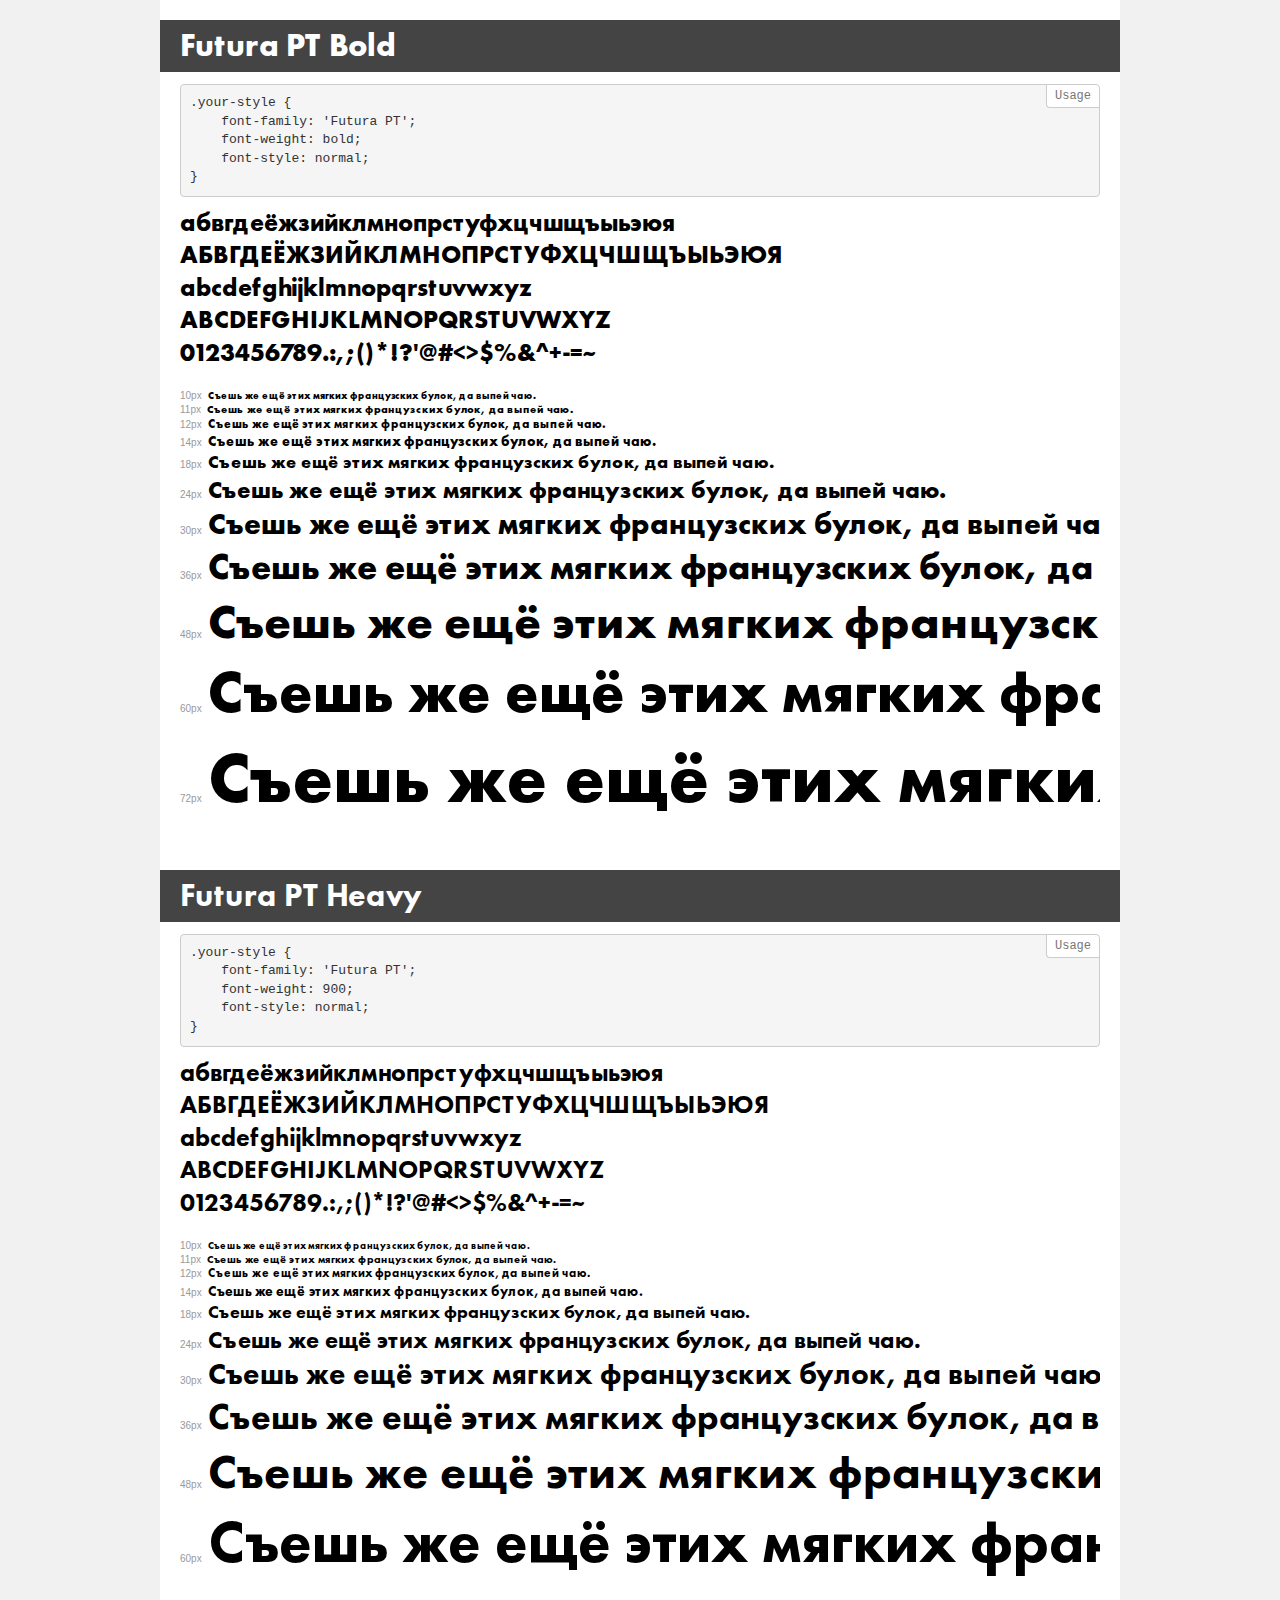
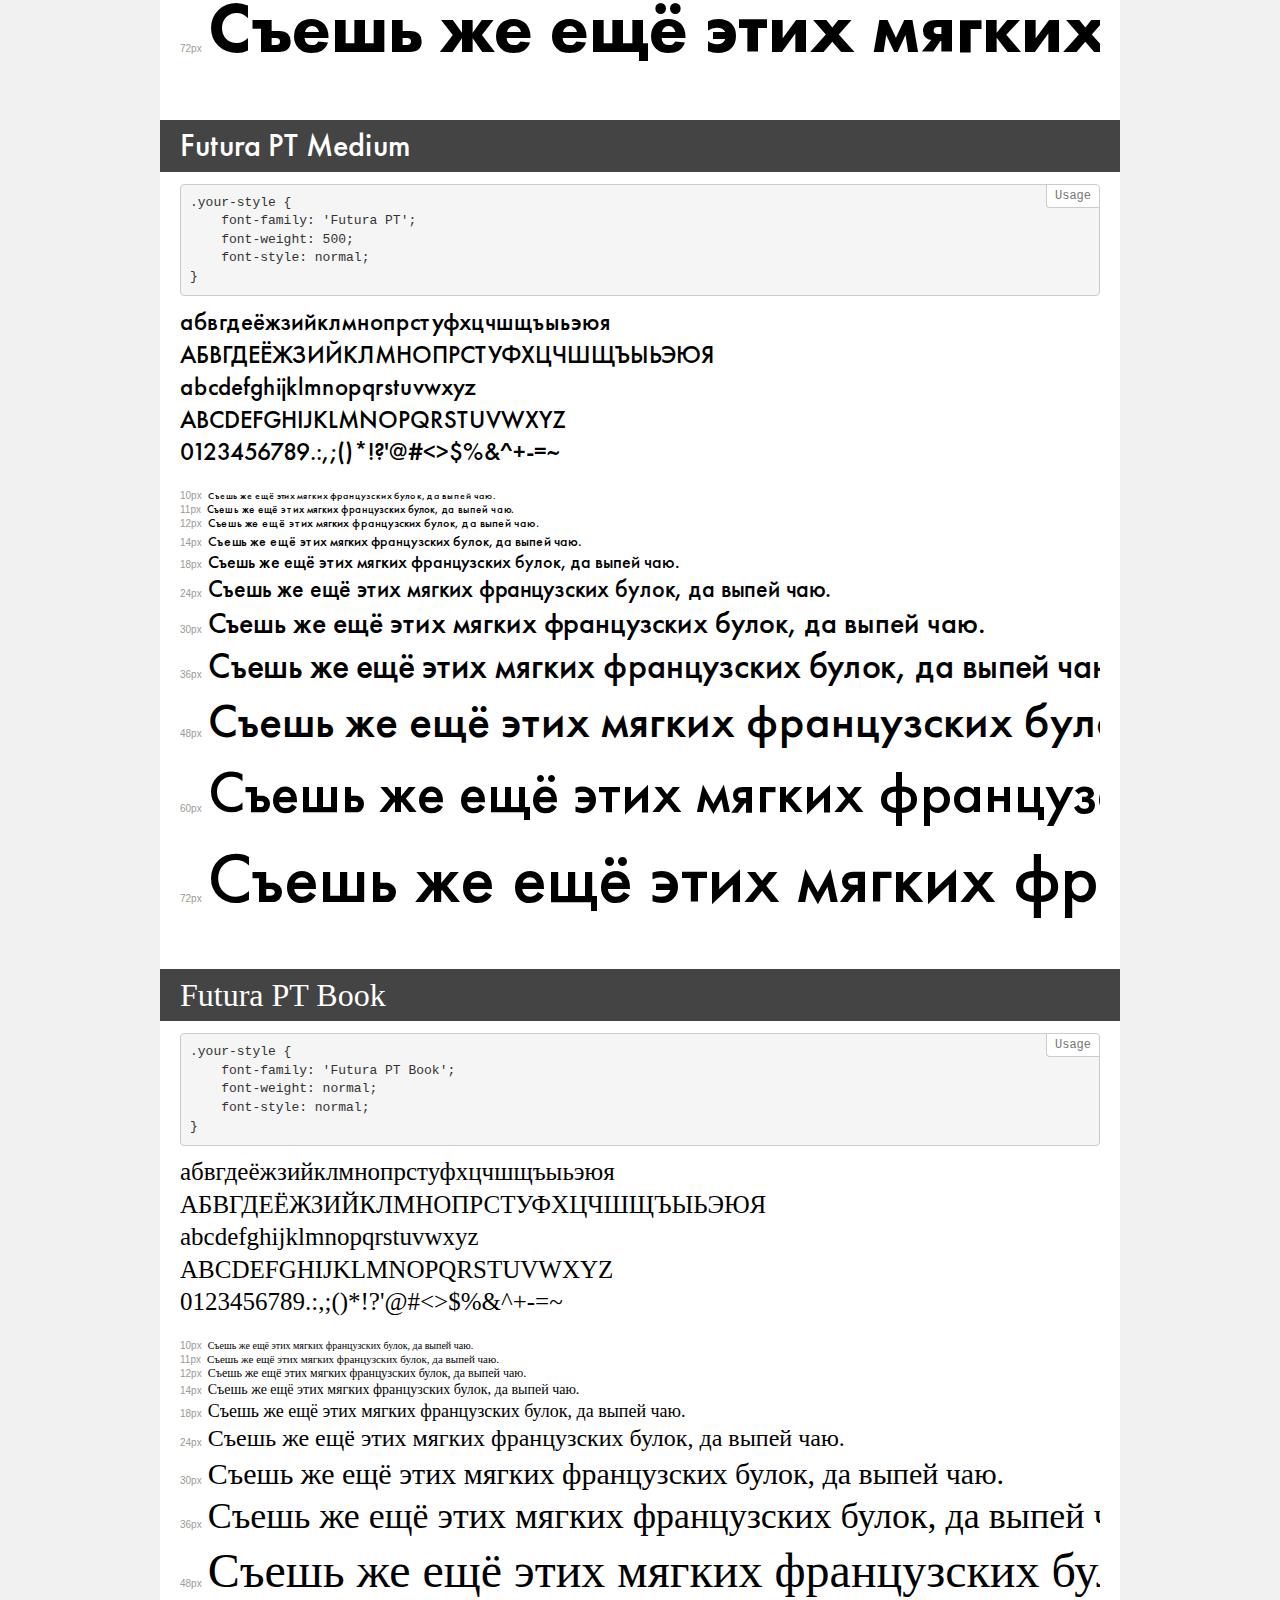
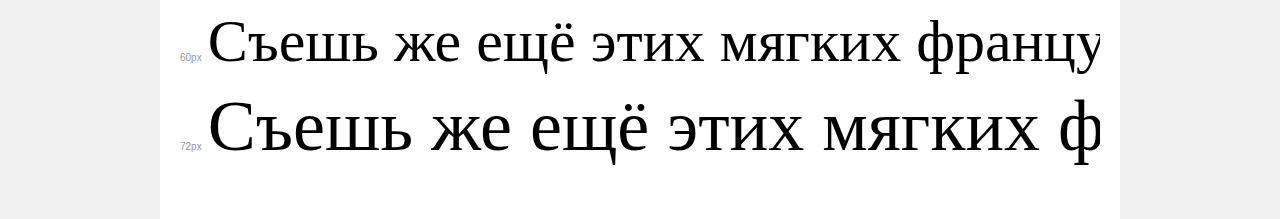
<file: fonts/demo.html>
<!DOCTYPE html>
<html>
<head>
    <meta charset="utf-8">
    <meta http-equiv="X-UA-Compatible" content="IE=edge">
    <meta name="viewport" content="width=device-width, initial-scale=1">
    <meta name="robots" content="noindex, noarchive">
    <meta name="format-detection" content="telephone=no">
    <title>Transfonter demo</title>
    <link href="stylesheet.css" rel="stylesheet">
    <style>
        /*
        http://meyerweb.com/eric/tools/css/reset/
        v2.0 | 20110126
        License: none (public domain)
        */
        html, body, div, span, applet, object, iframe,
        h1, h2, h3, h4, h5, h6, p, blockquote, pre,
        a, abbr, acronym, address, big, cite, code,
        del, dfn, em, img, ins, kbd, q, s, samp,
        small, strike, strong, sub, sup, tt, var,
        b, u, i, center,
        dl, dt, dd, ol, ul, li,
        fieldset, form, label, legend,
        table, caption, tbody, tfoot, thead, tr, th, td,
        article, aside, canvas, details, embed,
        figure, figcaption, footer, header, hgroup,
        menu, nav, output, ruby, section, summary,
        time, mark, audio, video {
            margin: 0;
            padding: 0;
            border: 0;
            font-size: 100%;
            font: inherit;
            vertical-align: baseline;
        }
        /* HTML5 display-role reset for older browsers */
        article, aside, details, figcaption, figure,
        footer, header, hgroup, menu, nav, section {
            display: block;
        }
        body {
            line-height: 1;
        }
        ol, ul {
            list-style: none;
        }
        blockquote, q {
            quotes: none;
        }
        blockquote:before, blockquote:after,
        q:before, q:after {
            content: '';
            content: none;
        }
        table {
            border-collapse: collapse;
            border-spacing: 0;
        }
        /* common styles */
        body {
            background: #f1f1f1;
            color: #000;
        }
        .page {
            background: #fff;
            width: 920px;
            margin: 0 auto;
            padding: 20px 20px 0 20px;
            overflow: hidden;
        }
        .font-container {
            overflow-x: auto;
            overflow-y: hidden;
            margin-bottom: 40px;
            line-height: 1.3;
            white-space: nowrap;
            padding-bottom: 5px;
        }
        h1 {
            position: relative;
            background: #444;
            font-size: 32px;
            color: #fff;
            padding: 10px 20px;
            margin: 0 -20px 12px -20px;
        }
        .letters {
            font-size: 25px;
            margin-bottom: 20px;
        }
        .s10:before {
            content: '10px';
        }
        .s11:before {
            content: '11px';
        }
        .s12:before {
            content: '12px';
        }
        .s14:before {
            content: '14px';
        }
        .s18:before {
            content: '18px';
        }
        .s24:before {
            content: '24px';
        }
        .s30:before {
            content: '30px';
        }
        .s36:before {
            content: '36px';
        }
        .s48:before {
            content: '48px';
        }
        .s60:before {
            content: '60px';
        }
        .s72:before {
            content: '72px';
        }
        .s10:before, .s11:before, .s12:before, .s14:before,
        .s18:before, .s24:before, .s30:before, .s36:before,
        .s48:before, .s60:before, .s72:before {
            font-family: Arial, sans-serif;
            font-size: 10px;
            font-weight: normal;
            font-style: normal;
            color: #999;
            padding-right: 6px;
        }
        pre {
            display: block;
            position: relative;
            padding: 9px;
            margin: 0 0 10px;
            font-family: Monaco, Menlo, Consolas, "Courier New", monospace !important;
            font-size: 13px;
            line-height: 1.428571429;
            color: #333;
            font-weight: normal !important;
            font-style: normal !important;
            background-color: #f5f5f5;
            border: 1px solid #ccc;
            overflow-x: auto;
            border-radius: 4px;
        }
        pre:after {
            display: block;
            position: absolute;
            right: 0;
            top: 0;
            content: 'Usage';
            line-height: 1;
            padding: 5px 8px;
            font-size: 12px;
            color: #767676;
            background-color: #fff;
            border: 1px solid #ccc;
            border-right: none;
            border-top: none;
            border-radius: 0 4px 0 4px;
            z-index: 10;
        }
        /* responsive */
        @media (max-width: 959px) {
            .page {
                width: auto;
                margin: 0;
            }
        }
    </style>
</head>
<body>
<div class="page">
    <div class="demo" style="font-family: 'Futura PT'; font-weight: bold; font-style: normal;">
        <h1>Futura PT Bold</h1>
        <pre>.your-style {
    font-family: 'Futura PT';
    font-weight: bold;
    font-style: normal;
}</pre>
        <div class="font-container">
            <p class="letters">
                абвгдеёжзийклмнопрстуфхцчшщъыьэюя<br>
АБВГДЕЁЖЗИЙКЛМНОПРСТУФХЦЧШЩЪЫЬЭЮЯ<br>
abcdefghijklmnopqrstuvwxyz<br>
ABCDEFGHIJKLMNOPQRSTUVWXYZ<br>
                0123456789.:,;()*!?'@#<>$%&^+-=~
            </p>
            <p class="s10" style="font-size: 10px;">Съешь же ещё этих мягких французских булок, да выпей чаю.</p>
            <p class="s11" style="font-size: 11px;">Съешь же ещё этих мягких французских булок, да выпей чаю.</p>
            <p class="s12" style="font-size: 12px;">Съешь же ещё этих мягких французских булок, да выпей чаю.</p>
            <p class="s14" style="font-size: 14px;">Съешь же ещё этих мягких французских булок, да выпей чаю.</p>
            <p class="s18" style="font-size: 18px;">Съешь же ещё этих мягких французских булок, да выпей чаю.</p>
            <p class="s24" style="font-size: 24px;">Съешь же ещё этих мягких французских булок, да выпей чаю.</p>
            <p class="s30" style="font-size: 30px;">Съешь же ещё этих мягких французских булок, да выпей чаю.</p>
            <p class="s36" style="font-size: 36px;">Съешь же ещё этих мягких французских булок, да выпей чаю.</p>
            <p class="s48" style="font-size: 48px;">Съешь же ещё этих мягких французских булок, да выпей чаю.</p>
            <p class="s60" style="font-size: 60px;">Съешь же ещё этих мягких французских булок, да выпей чаю.</p>
            <p class="s72" style="font-size: 72px;">Съешь же ещё этих мягких французских булок, да выпей чаю.</p>
        </div>
    </div>
    <div class="demo" style="font-family: 'Futura PT'; font-weight: 900; font-style: normal;">
        <h1>Futura PT Heavy</h1>
        <pre>.your-style {
    font-family: 'Futura PT';
    font-weight: 900;
    font-style: normal;
}</pre>
        <div class="font-container">
            <p class="letters">
                абвгдеёжзийклмнопрстуфхцчшщъыьэюя<br>
АБВГДЕЁЖЗИЙКЛМНОПРСТУФХЦЧШЩЪЫЬЭЮЯ<br>
abcdefghijklmnopqrstuvwxyz<br>
ABCDEFGHIJKLMNOPQRSTUVWXYZ<br>
                0123456789.:,;()*!?'@#<>$%&^+-=~
            </p>
            <p class="s10" style="font-size: 10px;">Съешь же ещё этих мягких французских булок, да выпей чаю.</p>
            <p class="s11" style="font-size: 11px;">Съешь же ещё этих мягких французских булок, да выпей чаю.</p>
            <p class="s12" style="font-size: 12px;">Съешь же ещё этих мягких французских булок, да выпей чаю.</p>
            <p class="s14" style="font-size: 14px;">Съешь же ещё этих мягких французских булок, да выпей чаю.</p>
            <p class="s18" style="font-size: 18px;">Съешь же ещё этих мягких французских булок, да выпей чаю.</p>
            <p class="s24" style="font-size: 24px;">Съешь же ещё этих мягких французских булок, да выпей чаю.</p>
            <p class="s30" style="font-size: 30px;">Съешь же ещё этих мягких французских булок, да выпей чаю.</p>
            <p class="s36" style="font-size: 36px;">Съешь же ещё этих мягких французских булок, да выпей чаю.</p>
            <p class="s48" style="font-size: 48px;">Съешь же ещё этих мягких французских булок, да выпей чаю.</p>
            <p class="s60" style="font-size: 60px;">Съешь же ещё этих мягких французских булок, да выпей чаю.</p>
            <p class="s72" style="font-size: 72px;">Съешь же ещё этих мягких французских булок, да выпей чаю.</p>
        </div>
    </div>
    <div class="demo" style="font-family: 'Futura PT'; font-weight: 500; font-style: normal;">
        <h1>Futura PT Medium</h1>
        <pre>.your-style {
    font-family: 'Futura PT';
    font-weight: 500;
    font-style: normal;
}</pre>
        <div class="font-container">
            <p class="letters">
                абвгдеёжзийклмнопрстуфхцчшщъыьэюя<br>
АБВГДЕЁЖЗИЙКЛМНОПРСТУФХЦЧШЩЪЫЬЭЮЯ<br>
abcdefghijklmnopqrstuvwxyz<br>
ABCDEFGHIJKLMNOPQRSTUVWXYZ<br>
                0123456789.:,;()*!?'@#<>$%&^+-=~
            </p>
            <p class="s10" style="font-size: 10px;">Съешь же ещё этих мягких французских булок, да выпей чаю.</p>
            <p class="s11" style="font-size: 11px;">Съешь же ещё этих мягких французских булок, да выпей чаю.</p>
            <p class="s12" style="font-size: 12px;">Съешь же ещё этих мягких французских булок, да выпей чаю.</p>
            <p class="s14" style="font-size: 14px;">Съешь же ещё этих мягких французских булок, да выпей чаю.</p>
            <p class="s18" style="font-size: 18px;">Съешь же ещё этих мягких французских булок, да выпей чаю.</p>
            <p class="s24" style="font-size: 24px;">Съешь же ещё этих мягких французских булок, да выпей чаю.</p>
            <p class="s30" style="font-size: 30px;">Съешь же ещё этих мягких французских булок, да выпей чаю.</p>
            <p class="s36" style="font-size: 36px;">Съешь же ещё этих мягких французских булок, да выпей чаю.</p>
            <p class="s48" style="font-size: 48px;">Съешь же ещё этих мягких французских булок, да выпей чаю.</p>
            <p class="s60" style="font-size: 60px;">Съешь же ещё этих мягких французских булок, да выпей чаю.</p>
            <p class="s72" style="font-size: 72px;">Съешь же ещё этих мягких французских булок, да выпей чаю.</p>
        </div>
    </div>
    <div class="demo" style="font-family: 'Futura PT Book'; font-weight: normal; font-style: normal;">
        <h1>Futura PT Book</h1>
        <pre>.your-style {
    font-family: 'Futura PT Book';
    font-weight: normal;
    font-style: normal;
}</pre>
        <div class="font-container">
            <p class="letters">
                абвгдеёжзийклмнопрстуфхцчшщъыьэюя<br>
АБВГДЕЁЖЗИЙКЛМНОПРСТУФХЦЧШЩЪЫЬЭЮЯ<br>
abcdefghijklmnopqrstuvwxyz<br>
ABCDEFGHIJKLMNOPQRSTUVWXYZ<br>
                0123456789.:,;()*!?'@#<>$%&^+-=~
            </p>
            <p class="s10" style="font-size: 10px;">Съешь же ещё этих мягких французских булок, да выпей чаю.</p>
            <p class="s11" style="font-size: 11px;">Съешь же ещё этих мягких французских булок, да выпей чаю.</p>
            <p class="s12" style="font-size: 12px;">Съешь же ещё этих мягких французских булок, да выпей чаю.</p>
            <p class="s14" style="font-size: 14px;">Съешь же ещё этих мягких французских булок, да выпей чаю.</p>
            <p class="s18" style="font-size: 18px;">Съешь же ещё этих мягких французских булок, да выпей чаю.</p>
            <p class="s24" style="font-size: 24px;">Съешь же ещё этих мягких французских булок, да выпей чаю.</p>
            <p class="s30" style="font-size: 30px;">Съешь же ещё этих мягких французских булок, да выпей чаю.</p>
            <p class="s36" style="font-size: 36px;">Съешь же ещё этих мягких французских булок, да выпей чаю.</p>
            <p class="s48" style="font-size: 48px;">Съешь же ещё этих мягких французских булок, да выпей чаю.</p>
            <p class="s60" style="font-size: 60px;">Съешь же ещё этих мягких французских булок, да выпей чаю.</p>
            <p class="s72" style="font-size: 72px;">Съешь же ещё этих мягких французских булок, да выпей чаю.</p>
        </div>
    </div>
</div>
</body>
</html>
</file>
<file: fonts/stylesheet.css>
@font-face {
    font-family: 'Futura PT';
    src: url('FuturaPT-Bold.eot');
    src: url('FuturaPT-Bold.eot?#iefix') format('embedded-opentype'),
        url('FuturaPT-Bold.woff2') format('woff2'),
        url('FuturaPT-Bold.woff') format('woff'),
        url('FuturaPT-Bold.ttf') format('truetype'),
        url('FuturaPT-Bold.svg#FuturaPT-Bold') format('svg');
    font-weight: bold;
    font-style: normal;
}

@font-face {
    font-family: 'Futura PT';
    src: url('FuturaPT-Heavy.eot');
    src: url('FuturaPT-Heavy.eot?#iefix') format('embedded-opentype'),
        url('FuturaPT-Heavy.woff2') format('woff2'),
        url('FuturaPT-Heavy.woff') format('woff'),
        url('FuturaPT-Heavy.ttf') format('truetype'),
        url('FuturaPT-Heavy.svg#FuturaPT-Heavy') format('svg');
    font-weight: 900;
    font-style: normal;
}

@font-face {
    font-family: 'Futura PT';
    src: url('FuturaPT-Medium.eot');
    src: url('FuturaPT-Medium.eot?#iefix') format('embedded-opentype'),
        url('FuturaPT-Medium.woff2') format('woff2'),
        url('FuturaPT-Medium.woff') format('woff'),
        url('FuturaPT-Medium.ttf') format('truetype'),
        url('FuturaPT-Medium.svg#FuturaPT-Medium') format('svg');
    font-weight: 500;
    font-style: normal;
}

@font-face {
    font-family: 'Futura PT';
    src: url('FuturaPT-Book.eot');
    src: url('FuturaPT-Book.eot?#iefix') format('embedded-opentype'),
        url('FuturaPT-Book.woff2') format('woff2'),
        url('FuturaPT-Book.woff') format('woff'),
        url('FuturaPT-Book.ttf') format('truetype'),
        url('FuturaPT-Book.svg#FuturaPT-Book') format('svg');
    font-weight: normal;
    font-style: normal;
}
</file>
<file: css/styles.css>
html {
    line-height: 1.15;
    -ms-text-size-adjust: 100%;
    -moz-text-size-adjust: 100%;
    -webkit-text-size-adjust: 100%;
}

html, body, div, span, applet, object, iframe,
h1, h2, h3, h4, h5, h6, p, blockquote, pre,
a, abbr, acronym, address, big, cite, code,
del, dfn, em, img, ins, kbd, q, s, samp,
small, strike, strong, sub, sup, tt, var,
b, u, i, center,
dl, dt, dd, ol, ul, li,
fieldset, form, label, legend,
table, caption, tbody, tfoot, thead, tr, th, td,
article, aside, canvas, details, embed,
figure, figcaption, footer, header, hgroup,
menu, nav, output, ruby, section, summary,
time, mark, audio, video {
	margin: 0;
	padding: 0;
	border: 0;
}

main {
    display: block;
}

ol,
ul {
    list-style: none;
}

b,
strong {
    font-weight: bold;
}

*,
:after,
:before {
    box-sizing: border-box;
}

img {
    max-width: 100%;
    border-style: none;
}

img[width="0"][height="0"] {
    display: none;
}

a {
    color: inherit;
    cursor: pointer;
    background-color: transparent;
    text-decoration: none;
    -webkit-transition: all .3s linear;
    transition: all .3s linear;
}

a:hover,
a:focus {
    text-decoration: none;
}

input,
select,
textarea,
button {
    border: none;
    outline: none;
    border-radius: 0;
    -webkit-appearance: none;
    font-family: inherit;
    font-size: 100%;
    line-height: 1.15;
    margin: 0;
}

textarea {
    overflow: auto;
}

textarea::-webkit-scrollbar {
    width: 0;
}

::-ms-clear {
    display: none;
}

input {
    overflow: visible;
}

button {
    cursor: pointer;
    border: none;
    outline: none;
    overflow: visible;
}

button,
select {
    text-transform: none;
}

button::-moz-focus-inner,
[type="button"]::-moz-focus-inner,
[type="reset"]::-moz-focus-inner,
[type="submit"]::-moz-focus-inner {
    border-style: none;
    padding: 0;
}

button,
[type="button"],
[type="reset"],
[type="submit"] {
    -webkit-appearance: button;
}

[type="checkbox"],
[type="radio"] {
    box-sizing: border-box;
    padding: 0;
}

[type="search"]::-webkit-search-decoration {
    -webkit-appearance: none;
}

[type="search"] {
    -webkit-appearance: textfield;
    outline-offset: -2px;
}

::-webkit-file-upload-button {
    -webkit-appearance: button;
    font: inherit;
}

::-webkit-file-upload-button {
    -webkit-appearance: button;
    font: inherit;
}

input[type=number]::-webkit-inner-spin-button,
input[type=number]::-webkit-outer-spin-button {
    -webkit-appearance: none;
    margin: 0;
}

input[type=number] {
    -moz-appearance: textfield;
}

select::-ms-expand {
    display: none;
}

* {
    box-sizing: border-box;
}

h1, h2, h3, h4, h5, h6, p {
    margin: 0;
}

ul, ol {
    margin: 0;
    padding: 0;
    list-style: none;
}

a {
    color: inherit;
    text-decoration: none;
}

a:hover,
a:focus {
    text-decoration: none;
}

textarea {
    width: 100%;
    resize: none;
    border: none;
    outline: none;
    border-radius: 0;
    scrollbar-width: none;
    -ms-overflow-style: none;
}

label {
    margin: 0;
}

input,
button,
select {
    border: none;
    outline: none;
}

input {
    border-radius: 0;
}

.mobile-visible {
    display: none;
}

@media (max-width: 1000px) {
    .mobile-visible {
        display: block;
    }

    .desktop-visible {
        display: none;
    }
}

.no-scrolling {
	overflow: hidden;
}

.link {
	text-decoration: underline;
}

.link:hover {
	text-decoration: none;
}

.invert-link {
	text-decoration: none;
}

.invert-link:hover {
	text-decoration: underline;
}

html,
body {
    height: 100%;
}

body {
    margin: 0;
    color: #fff;
    font: normal 16px/19px 'Futura PT', sans-serif;
}

.wrapper {
    display: flex;
    flex-direction: column;
    min-height: 100%;
    background: url(../img/bg_img-min.png) center 700px no-repeat, linear-gradient(180deg, #7D68AB 0%, #7D68AB 100%);
    background-size: cover;
}

.content {
    flex: 1 0 auto;
    overflow: hidden;
}

.container {
    max-width: 1260px;
    width: 100%;
    margin: 0 auto;
    padding: 0 15px;
}

header {
    position: absolute;
    width: 100%;
    height: 105px;
    background: url(../img/tent.png) center repeat no-repeat;
    background-size: contain;
    z-index: 1;
}

footer {
    flex: 0 0 auto;
    min-height: 210px;
    background: #4F378D;
    text-align: center;
    padding: 30px 0;
}

.footer-links {
    max-width: 900px;
    width: 100%;
    margin: 0 auto 35px;
    text-align: center;
}

.footer-links a {
    font-size: 16px;
    line-height: 21px;
    color: #fff;
    margin: 0 10px;
}

.footer-wrapper {
    display: flex;
    -ms-align-items: center;
    align-items: center;
    justify-content: space-between;
}

.footer-contacts a {
    display: block;
    text-align: left;
}

.footer-phone {
    font-weight: bold;
    font-size: 18px;
    line-height: 23px;
    color: #fff;
}

.footer-mail {
    font-size: 18px;
    line-height: 23px;
    color: #fff;
}

.copyright {
    font-size: 12px;
    line-height: 15px;
    text-align: center;
}

.mndlz {
    margin-bottom: 15px;
}

.footer-socials a {
    margin: 0 8px;
}

.logo {
    max-width: 246px;
    width: 100%;
    position: absolute;
    top: 0;
    left: 0;
    right: 0;
    margin: auto;
}

.menu {
    max-width: 888px;
    width: 100%;
    margin: auto;
}

.menu-links {
    padding-top: 25px;
    display: flex;
    justify-content: space-between;
}

.menu-links a {
    position: relative;
    font-size: 21px;
    line-height: 27px;
    color: #fff;
}

.menu-links a::before {
  content: '';
  position: absolute;
  left: 0;
  bottom: -5px;
  width: 0;
  height: 2px;
  background: #fff;
  transition: .2s linear;
}

.menu-links a:hover::before {
    width: 100%;
}

.menu-links a:nth-child(2) {
    margin-right: 150px;
}

.menu-links a:nth-child(3) {
    margin-left: 150px;
}

.main-block {
    position: relative;
    min-height: 690px;
    padding-top: 105px;
    margin-bottom: 185px;
    background: url(../img/bg-main.png) center no-repeat;
    background-size: cover;
}

.left-wood {
    position: absolute;
    top: 0;
    left: 0;
    width: 160px;
    height: 700px;
    background: url(../img/left.png) center no-repeat;
    background-size: cover;
    z-index: 0;
}

.right-wood {
    position: absolute;
    top: 0;
    right: 0;
    width: 160px;
    height: 700px;
    background: url(../img/right.png) center no-repeat;
    background-size: cover;
    z-index: 0;
}

.main-block::before {
    content: '';
    position: absolute;
    bottom: -70px;
    left: 0;
    right: 0;
    width: 100%;
    height: 83px;
    margin: auto;
    background: url(../img/down1.png) center repeat;
    background-size: contain;
    z-index: 0;
}

.main-block::after {
    content: '';
    position: absolute;
    bottom: -166px;
    left: 0;
    right: 0;
    width: 100%;
    height: 166px;
    margin: auto;
    background: url(../img/down2.png) center repeat;
    background-size: contain;
    z-index: 0;
}

.main-block .container {
    max-width: 1080px;
}

.slogan {
    max-width: 399px;
    width: 100%;
    margin: auto;
    padding-top: 90px;
}

.products {
    display: flex;
    justify-content: center;
    -ms-align-items: center;
    align-items: center;
}

.product {
    margin: 0 25px;
}

.product:nth-child(2) {
    margin: 0 25px 0 40px;
}

.product-img {
    display: flex;
    align-items: center;
    justify-content: center;
    width: 100%;
    min-height: 243px;
    margin: auto;
}

.product1-img {
    max-width: 247px;
}

.product2-img {
    max-width: 323px;
}

.product3-img {
    max-width: 266px;
}

.product-info {
    position: relative;
    height: 67px;
    width: 150px;
    margin: 0 auto 12px;
    display: flex;
    -ms-align-items: center;
    align-items: center;
    justify-content: center;
    font-size: 24px;
    line-height: 18px;
    text-align: center;
}

.product-info::before {
    content: '';
    position: absolute;
    top: 0;
    left: 0;
    bottom: 0;
    width: 17px;
    height: 67px;
    margin: auto;
    background: url(../img/skb-left.svg) center no-repeat;
    background-size: contain;
}

.product-info::after {
    content: '';
    position: absolute;
    top: 0;
    right: 0;
    bottom: 0;
    width: 17px;
    height: 67px;
    margin: auto;
    background: url(../img/skb-right.svg) center no-repeat;
    background-size: contain;
}

.mini-btn {
    display: block;
    width: 95px;
    height: 27px;
    margin: auto;
    background: url(../img/mini-button.png) center no-repeat;
    background-size: contain;
    font-weight: 450;
    font-size: 12px;
    line-height: 27px;
    text-align: center;
    color: rgba(79, 55, 141, .6);
}

.main-coupon {
    position: fixed;
    bottom: 3%;
    right: 3%;
    width: 256px;
    height: 142px;
    background: url(../img/coupon-main.png) center no-repeat;
    background-size: contain;
    z-index: 3;
}

.where-block {
    margin-bottom: 60px;
}

.title-wrapper {
    text-align: center;
}

.title {
    position: relative;
    display: inline-block;
    font-weight: bold;
    font-size: 40px;
    line-height: 51px;
    text-align: center;
    text-transform: uppercase;
    margin-bottom: 25px;
}

.title::before {
    content: '';
    position: absolute;
    top: 0;
    bottom: 0;
    left: -30px;
    width: 26px;
    height: 27px;
    margin: auto;
    background: url(../img/tt-ax-left.svg) center no-repeat;
    background-size: contain;
}

.title::after {
    content: '';
    position: absolute;
    top: 0;
    bottom: 0;
    right: -30px;
    width: 26px;
    height: 27px;
    margin: auto;
    background: url(../img/tt-ax-right.svg) center no-repeat;
    background-size: contain;
}

.title.purple {
    color: #7D68AB;
}

.title.purple::before {
    background: url(../img/tt-ax-left-purple.svg) center no-repeat;
    background-size: contain;
}

.title.purple::after {
    background: url(../img/tt-ax-right-purple.svg) center no-repeat;
    background-size: contain;
}

.shops {
    max-width: 1000px;
    width: 100%;
    margin: auto;
    display: flex;
    -ms-align-items: center;
    align-items: center;
    justify-content: space-between;
}

.shop {
    max-width: 220px;
    width: 100%;
}

.shop:nth-child(2n) {
    margin-top: 20px;
}

.edadil-block {
    position: relative;
    min-height: 700px;
    padding: 80px 0 90px;
    background: url(../img/bg-edadil.png) center no-repeat;
    background-size: 100% 700px;
    color: #7D68AB;
    z-index: 1;
}

.steps {
    display: flex;
    justify-content: space-between;
    margin-bottom: 50px;
}

.step-img {
    display: flex;
    -ms-align-items: center;
    align-items: center;
    justify-content: center;
    width: 100%;
    min-height: 194px;
    margin: 0 auto 20px;
}

.step-img1 {
    max-width: 256px;
}

.step-img2 {
    max-width: 168px;
}

.step-img3 {
    max-width: 163px;
}

.step-info {
    position: relative;
    padding-left: 145px;
}

.step-info::before {
    content: '';
    position: absolute;
    top: -10px;
    left: 0;
    width: 120px;
    height: 120px;
}

.step-info1::before {
    background: url(../img/1.png) center no-repeat;
    background-size: contain;
}

.step-info2::before {
    background: url(../img/2.png) center no-repeat;
    background-size: contain;
}

.step-info3::before {
    background: url(../img/3.png) center no-repeat;
    background-size: contain;
}

.step-info-title {
    font-weight: bold;
    font-size: 30px;
    line-height: 38px;
    margin-bottom: 10px;
}

.step-info-desc {
    font-size: 21px;
    line-height: 24px;
}

.btn-wrapper {
    text-align: center;
}

.edadil-btn {
    display: block;
    max-width: 235px;
    width: 100%;
    margin: auto;
}

.edadil-remark {
    display: block;
    font-size: 21px;
    margin-top: 10px;
}

.coupon-block {
    position: relative;
    margin: 70px 0 60px;
}

.coupon-block .container {
    max-width: 960px;
}

.coupon-info {
    display: flex;
    -ms-align-items: center;
    align-items: center;
    justify-content: space-between;
    margin-bottom: 30px;
}

.coupon-img {
    max-width: 405px;
    width: 100%;
}

.coupon-slogan {
    max-width: 471px;
    width: 100%;
}

.coupon-count-block {
    display: flex; 
    justify-content: space-between;
}

.coupon-count-wrapper {
    margin: auto;
}

.coupon-count-wrapper.disabled {
    pointer-events: none;
}

.coupon-count-wrapper.disabled .coupon-count-text,
.coupon-count-wrapper.disabled .coupon-count {
    filter: brightness(0.7);
}

.coupon-count-wrapper.disabled .btn-wrapper {
    filter: grayscale(1) brightness(0.9);
}

.coupon-count-text {
    font-size: 21px;
    line-height: 1;
    text-align: center;
    margin-bottom: 20px;
}

.coupon-count {
    display: flex;
    -ms-align-items: center;
    align-items: center;
    justify-content: center;
    margin-bottom: 40px;
}

.number {
    width: 66px;
    height: 85px;
    background: url(../img/number-bg.svg) center no-repeat;
    background-size: contain;
    font-weight: bold;
    font-size: 60px;
    line-height: 85px;
    text-align: center;
    color: #FBFBFD;
    margin: 0 4px;
}

.coupon-btn {
    display: block;
    max-width: 340px;
    width: 100%;
    margin: auto;
}

.faq-block {
    position: relative;
    /*min-height: 640px;*/
    padding: 190px 0 90px;
    /*background: url(../img/bg-faq.png) center 0 no-repeat;
    background-size: 100% 640px;*/
}

/*.faq-block::after {
    content: '';
    position: absolute;
    bottom: -500px;
    left: 0;
    right: 0;
    width: 100%;
    height: 100%;
    background: #6D599A;
    z-index: 0;
}*/

.decor-left {
    position: absolute;
    top: 10%;
    left: 5%;
    width: 167px;
    height: 194px;
    background: url(../img/decor_left.png) center no-repeat;
    background-size: contain;
    z-index: 1;
}

.decor-right {
    position: absolute;
    bottom: 10%;
    right: 5%;
    width: 189px;
    height: 148px;
    background: url(../img/decor_right.png) center no-repeat;
    background-size: contain;
    z-index: 1;
}

.faq-block .container {
    position: relative;
    z-index: 1;
}

.faq-block .title {
    margin-bottom: 55px;
}

/*.faq-wrap {
    max-width: 606px;
    width: 100%;
    margin: 0 auto 40px;
}*/

.faq-coupon {
    position: relative;
    background: #6D599A;
    margin: 130px auto;
    padding-bottom: 20px;
}

.faq-coupon::before {
    content: '';
    position: absolute;
    top: -113px;
    left: 0;
    right: 0;
    width: 100%;
    height: 113px;
    margin: auto;
    background: url(../img/faq-bg-top.png) center no-repeat;
    background-size: cover;
}

.faq-coupon::after {
    content: '';
    position: absolute;
    bottom: -113px;
    left: 0;
    right: 0;
    width: 100%;
    height: 113px;
    margin: auto;
    background: url(../img/faq-bg-bottom.png) center no-repeat;
    background-size: cover;
}

.faq-block-title {
    font-weight: bold;
    font-size: 30px;
    line-height: 32px;
    text-align: center;
    text-transform: uppercase;
    margin-bottom: 30px;
}

.faq-block-title img {
    vertical-align: bottom;
    margin-right: 10px;
}

.faq-item {
    max-width: 1250px;
    width: 100%;
    margin: 0 auto 25px;
    padding: 0 15px;
    transition: all .2s linear;
}

.faq-title {
    position: relative;
    width: 100%;
    padding-left: 40px;
    font-weight: bold;
    font-size: 30px;
    line-height: 32px;
    color: #fff;
    cursor: pointer;
}

.faq-title::after {
    content: '';
    position: absolute;
    top: 5px;
    left: 0;
    width: 30px;
    height: 28px;
    background: url(../img/plus.svg) center no-repeat;
    background-size: contain;
    transition: all .2s linear;
}

.faq-title.active::after {
    background: url(../img/minus.svg) center no-repeat;
    background-size: contain;
}

.faq-text {
    display: none;
    font-size: 24px;
    line-height: 32px;
    padding: 25px 0 0 40px;
}

.faq-text table {
    border-spacing: 0;
    max-width: 1000px;
    width: 100%;
    margin: 0 auto 20px;
    font-size: 24px;
    text-align: center;
}

.faq-text table th:nth-child(1),
.faq-text table th:nth-child(2) {
    border-right: 1px solid #fff;
    border-bottom: 1px solid #fff;
}

.faq-text table th:nth-child(3) {
    border-bottom: 1px solid #fff;
}

.faq-text table th,
.faq-text table td {
    padding: 10px;
}

.faq-text table td:nth-child(1),
.faq-text table td:nth-child(2) {
    width: 400px;
    border-right: 1px solid #fff;
}

.faq-text table td:nth-child(3) {
    width: 170px;
}

.popup {
    position: fixed;
    top: 0;
    left: 0;
    bottom: 0;
    right: 0;
    width: 100%;
    background: rgba(79, 55, 141, 0.85);
    z-index: -1;
    opacity: 0;
    -webkit-transition: all .2s linear;
    transition: all .2s linear;
    display: -webkit-box;
    display: flex;
    -webkit-box-pack: center;
    justify-content: center;
    -webkit-box-align: start;
    align-items: flex-start;
    padding-top: 15%;
    pointer-events: none;
    overflow-y: auto;
    -webkit-overflow-scrolling: touch;
}

.js-popup-show {
    z-index: 999;
    opacity: 1;
    pointer-events: visible;
    backdrop-filter: blur(20px);
}

.popup__wrap {
    background: linear-gradient(90deg, #FBFBFD 0.13%, #EEEBF4 100.1%);
    max-width: 796px;
    width: 100%;
    border-radius: 30px;
    display: flex;
    flex-direction: column;
    align-items: center;
    position: relative;
}

.popup-auth .popup__wrap {
    max-width: 448px;
    height: 520px;
    background: url(../img/auth-popup-bg.png) center no-repeat;
    background-size: 448px 520px;
}

.popup-auth-fio .popup__wrap {
    max-width: 448px;
    height: 420px;
    background: url(../img/auth-popup-bg.png) center no-repeat;
    background-size: 448px 420px;
}

.popup-auth-success .popup__wrap {
    max-width: 448px;
    height: 300px;
    background: url(../img/auth-popup-bg.png) center no-repeat;
    background-size: contain;
}

.popup-coupon .popup__wrap {
    max-width: 358px;
    height: 370px;
    background: url(../img/coupon-popup-bg.png) center no-repeat;
    background-size: 358px 370px;
}

.popup-coupon-big {
    padding-top: 10%;
}

.popup-coupon-big .popup__wrap {
    height: 570px;
    background-size: 358px 570px;
}

.popup-product .popup__wrap {
    height: 363px;
    background: url(../img/products-popup-bg.png) center no-repeat;
    background-size: contain;
}

.popup__inner {
    max-width: 340px;
    width: 100%;
    margin: auto;
}

.popup-product .popup__inner {
    margin-right: 40px;
}

.popup__title {
    font-weight: bold;
    font-size: 32px;
    line-height: 41px;
    color: #4F378D;
}

.popup-auth .popup__title {
    text-align: center;
    margin-bottom: 6px;
}

.popup-coupon .popup__title {
    font-size: 24px;
    line-height: 1;
    text-align: center;
    margin-bottom: 30px;
}

.popup-product .popup__title {
    margin-bottom: 10px;
}

.popup__desc {
    font-size: 21px;
    line-height: 27px;
    color: #4F378D;
}

.popup-auth .popup__desc {
    text-align: center;
    margin-bottom: 20px;
}

.popup-auth-fio .popup__desc {
    text-align: center;
    margin-bottom: 30px;
}

.popup-coupon .popup__desc {
    max-width: 245px;
    width: 100%;
    margin: auto;
    font-size: 16px;
    line-height: 18px;
    text-align: center;
    color: #272727;
}

.socials-auth {
    text-align: center;
}

.social-auth {
    margin: 0 14px;
    border: none;
    background: none;
    line-height: 1;
    padding: 0;
}

.close-popup {
    position: absolute;
    top: 20px;
    right: 40px;
}

.popup-product .close-popup {
    position: absolute;
    top: -10px;
    right: -10px;
}

.popup-product-img {
    position: absolute;
    top: 0;
    left: 40px;
    bottom: 0;
    margin: auto;
}

.popup-product1-img {
    width: 347px;
}

.popup-product2-img {
    width: 356px;
    left: 20px;
}

.popup-product3-img {
    width: 325px;
}

.popup-coupon-img {
    max-width: 100px;
    width: 100%;
    margin: 0 auto 25px;
}

.coupon-5ka {
    max-width: 220px;
}

.popup-logo {
    text-align: center;
    margin: 0 auto 25px;
}

.popup-logo.logo-5ka {
    max-width: 135px;
    width: 100%;
}

.separate {
    position: relative;
    font-size: 21px;
    height: 20px;
    text-align: center;
    color: rgba(0, 0, 0, .3);
    margin: 25px 0;
}

.separate::before {
    content: '';
    position: absolute;
    top: 0;
    bottom: 0;
    left: 0;
    right: 0;
    margin: auto;
    width: 100%;
    height: 1px;
    background: rgba(0, 0, 0, .3);
    z-index: 0;
}

.separate span {
    position: absolute;
    top: -2px;
    left: 0;
    right: 0;
    margin: auto;
    width: 55px;
    height: 20px;
    padding: 0 10px;
    background: #f4f3f8;
}

.popup-btn-wrap {
    text-align: center;
}

.popup-btn {
    display: block;
    width: 240px;
    height: 60px;
    margin: auto;
    padding: 0;
    border: 0;
    background: url(../img/popup-btn-bg.png) center no-repeat;
    background-size: contain;
    font-size: 21px;
    line-height: 60px;
    color: #fff;
}

.input-field {
    max-width: 333px;
    width: 100%;
    height: 47px;
    margin: 0 auto 15px;
}

.input-field + .popup-btn-wrap {
    margin-top: 40px;
}

.input-field input {
    max-width: 333px;
    width: 100%;
    height: 47px;
    padding: 13px 26px;
    background: url(../img/input-bg.png) center no-repeat;
    background-size: contain;
    font-family: Futura PT;
    font-style: normal;
    font-weight: normal;
    font-size: 18px;
    color: #7D69AC;
}

.input-field input::placeholder {
    color: rgba(125, 105, 172, .6);
}

.coupon-preview {
    position: absolute;
    top: 0;
    left: 0;
    right: 0;
    bottom: 0;
    width: 100%;
    height: calc(100% + 300px);
    margin: auto;
    background: rgba(79, 55, 141, 0.22);
    backdrop-filter: blur(71px);
}

.coupon-preview-wrapper {
    display: flex;
    flex-direction: column;
    align-items: center;
    justify-content: center;
    height: 100%;
    max-width: 740px;
    width: 100%;
    margin: auto;
}

.coupon-preview .coupon-img {
    max-width: 276px;
    margin-bottom: 25px;
}

.coupon-preview-title {
    font-weight: bold;
    font-size: 40px;
    line-height: 51px;
    text-align: center;
    margin-bottom: 30px;
}

.coupon-preview-desc {
    max-width: 480px;
    width: 100%;
    font-size: 21px;
    line-height: 27px;
    text-align: center;
    margin: 0 auto 30px;
}

.coupon-preview .popup-form {
    max-width: 333px;
    width: 100%;
}

.coupon-preview .input-field + .popup-btn-wrap {
    margin-top: 25px;
}

.coupon-validity {
    max-width: 275px;
    width: 100%;
    margin: 18px auto 10px;
    padding: 13px 0 16px;
    border-top: 1px solid rgba(79, 55, 141, 0.1);
    border-bottom: 1px solid rgba(79, 55, 141, 0.1);
}

.coupon-validity-title {
    font-weight: bold;
    font-size: 16px;
    line-height: 18px;
    text-align: center;
    color: #4F378D;
}

.coupon-validity-text {
    font-size: 14px;
    line-height: 18px;
    text-align: center;
    color: #272727;
}

.coupon-remark {
    max-width: 300px;
    width: 100%;
    margin: auto;
    font-size: 12px;
    line-height: 18px;
    text-align: center;
    color: #575757;
}

.coupon-remark a {
    color: #366AB8;
}

.checkbox-wrapper {
    margin-top: 30px;
}

.checkbox-field {
    position: relative;
    text-align: left;
    max-width: 300px;
    height: auto;
}

.checkbox {
    padding-left: 40px;
    display: inline-block;
    min-height: 24px;
}

.checkbox input {
    -webkit-appearance: none;
    padding: 0;
    opacity: 0;
    top: 0;
    left: 0;
    width: 24px;
    height: 24px;
    position: absolute;
}

.checkmark {
    position: absolute;
    left: 0;
    width: 24px;
    height: 24px;
    border-radius: 5px;
    background: transparent;
    border: 2px solid #7D69AC;
}

.checkbox input:checked + .checkmark::after {
    content: '';
    position: absolute;
    width: 14px;
    height: 14px;
    top: 0;
    left: 0;
    right: 0;
    bottom: 0;
    margin: auto;
    background: #7D69AC;
    border-radius: 2px;
}

.checkbox-text {
    font-size: 14px;
    line-height: 1;
    color: #272727;
    display: inline-block;
    vertical-align: middle;
}

.rules-link {
    color: #4F378D;
}

.input-field input.error[type="checkbox"] ~ .checkbox-text {
    color: #D01319;
}

.checkbox span.error {
    top: 0;
    right: -20px;
}

.wrapper.cookies-page {
    background-position-y: 0px;
}

.cookies-block {
    padding: 190px 0 140px;
}

.cookies-block .title-wrapper {
    max-width: 820px;
    margin: auto;
}

.cookies-block .title::before,
.cookies-block .title::after {
    top: 15px;
    bottom: auto;
}

.cookies-block p {
    font-size: 21px;
    line-height: 152%;
    margin: 40px 0;
}

.main-cookie-h3 {
    font-size: 30px;
    line-height: 32px;
    margin-bottom: 20px;
}

.cookie-text-ul {
    font-size: 21px;
    line-height: 152%;
    padding-left: 50px;
    list-style: disc;
}

.cookie-text-ul li {
    color: #fff;
    margin: 20px 0;
}

.main-cookie-h2 {
    font-size: 30px;
    line-height: 32px;
    margin-bottom: 20px;
}

.new-action {
    padding-top: 5%;
}

.new-action .popup__wrap {
    background: none;
    max-width: 510px;
}

.new-action .popup__inner {
    position: relative;
    max-width: 414px;
    width: 100%;
    height: 634px;
    background: url(../img/new-popup.png) center no-repeat;
    background-size: contain;
}

.new-action .popup-btn-wrap {
    position: absolute;
    top: 540px;
    left: 0;
    right: 0;
}

@media (max-width: 1440px) {
    header,
    .main-block::before,
    .main-block::after {
        background-size: cover;
    }

    .main-coupon {
        bottom: 1%;
        right: 1%;
    }
}

@media (max-width: 1280px) {
    .container {
        max-width: 970px;
    }

    .product1-img {
        max-width: calc(247px - 15%);
    }

    .product2-img {
        max-width: calc(323px - 15%);
    }

    .product3-img {
        max-width: calc(266px - 15%);
    }

    .main-coupon {
        width: 244px;
        height: 125px;
    }

    .step {
        max-width: 310px;
        width: 100%;
    }

    .step-img {
        min-height: 160px;
    }

    .step-img1 {
        max-width: calc(256px - 15%);
    }

    .step-img2 {
        max-width: calc(168px - 15%);
    }

    .step-img3 {
        max-width: calc(163px - 15%);
    }

    .step-info {
        padding-left: 110px;
    }

    .step-info::before {
        top: -3px;
        width: 100px;
        height: 100px;
    }
}

@media (max-width: 1000px) {
    header {
        height: 48px;
        background-size: contain;
    }

    .burger {
        position: absolute;
        top: 30px;
        right: 20px;
        width: 32px;
        height: 32px;
        background: url(../img/menu_icon.svg) center no-repeat;
        background-size: contain;
        z-index: 10;
    }

    .burger.active {
        background: url(../img/close.svg) center no-repeat;
        background-size: contain;
    }

    .menu {
        max-width: 100%;
    }

    .menu-links {
        position: absolute;
        top: -500px;
        width: 100%;
        padding: 90px 0 30px;
        flex-direction: column;
        text-align: center;
        background: rgba(79, 55, 141, 0.85);
        backdrop-filter: blur(20px);
        transition: all .3s linear;
    }

    .menu-links.active {
        top: 0;
    }

    .menu-links a,
    .menu-links a:nth-child(2),
    .menu-links a:nth-child(3) {
        margin: 0 auto 30px;
    }

    .main-block {
        min-height: 565px;
        margin-bottom: 60px;
    }

    .main-block::before {
        bottom: 0;
        height: 20px;
        background: url(../img/down1-mob.png) center repeat;
        background-size: contain;
    }

    .main-block::after {
        bottom: -23px;
        height: 40px;
        background: url(../img/down2-mob.png) center repeat;
        background-size: contain;
    }

    .left-wood {
        top: 10px;
        width: 45px;
        height: 539px;
        background: url(../img/left-mob.png) center no-repeat;
        background-size: cover;
    }

    .right-wood {
        top: 10px;
        width: 45px;
        height: 538px;
        background: url(../img/right-mob.png) center no-repeat;
        background-size: cover;
    }

    .logo {
        max-width: 150px;
    }

    .slogan {
        max-width: 256px;
        padding-top: 20px;
    }

    .products {
        flex-direction: column;
    }

    .product {
        display: flex;
        -ms-align-items: center;
        align-items: center;
        margin: 20px auto;
    }

    .mini-btn {
        display: none;
    }

    .product-img {
        min-height: auto;
    }

    .product1-img {
        max-width: 100%;
        width: 107px;
        margin-right: 25px;
    }

    .product2-img {
        max-width: 100%;
        width: 141px;
        order: 1;
    }

    .product3-img {
        max-width: 100%;
        width: 118px;
    }

    .product-info {
        height: 52px;
        width: 118px;
        margin-bottom: 0;
        font-size: 18px;
        line-height: 16px;
        text-decoration: underline;
    }

    .product-info::before,
    .product-info::after {
        width: 13px;
        height: 52px;
    }

    .main-coupon {
        bottom: 1%;
        left: 0;
        right: 0;
        margin: auto;
        width: 286px;
        height: 91px;
        background: url(../img/coupon-main-mob.png) center no-repeat;
        background-size: contain;
    }

    .where-block {
        margin-bottom: 20px;
    }

    .title {
        font-size: 21px;
        line-height: 27px;
    }

    .title::before {
        left: -20px;
        width: 14px;
        height: 15px;
    }

    .title::after {
        right: -20px;
        width: 14px;
        height: 15px;
    }

    .shops {
        flex-wrap: wrap;
        max-width: 280px;
    }

    .shop {
        max-width: 134px;
    }

    .edadil-block {
        padding: 40px 0 55px;
        background: url(../img/bg-edadil-mob.png) center repeat;
        background-size: contain;
    }

    .edadil-block .title {
        margin-bottom: 0;
    }

    .steps {
        flex-direction: column;
        margin-bottom: 20px;
    }

    .step {
        margin: 30px auto;
    }

    .step-img {
        min-height: auto;
    }

    .step-img1 {
        max-width: 100%;
        width: 166px;
        margin-bottom: 8px;
    }

    .step-img2 {
        max-width: 100%;
        width: 123px;
        margin-bottom: 20px;
    }

    .step-img3 {
        max-width: 100%;
        width: 113px;
        margin-bottom: 25px;
    }

    .step-info {
        padding-left: 0;
        padding-top: 100px;
        text-align: center;
    }

    .step-info::before {
        top: 0;
        left: 0;
        right: 0;
        width: 80px;
        height: 80px;
        margin: auto;
    }

    .step-info-title {
        font-size: 21px;
        line-height: 27px;
    }

    .step-info-desc {
        font-size: 16px;
        line-height: 21px;
    }

    .edadil-btn {
        max-width: 200px;
    }

    .edadil-remark {
        font-size: 16px;
        max-width: 280px;
        margin: 10px auto 0;
    }

    .coupon-block .container {
        max-width: 320px;
    }

    .coupon-block {
        margin: 30px 0;
    }

    .coupon-info {
        flex-direction: column;
        margin-bottom: 20px;
    }

    .coupon-count-block {
        flex-direction: column;
    }

    .coupons-5ka {
        margin-bottom: 30px;
    }

    .coupon-count {
        margin-bottom: 25px;
    }

    .coupon-count-text {
        font-size: 16px;
        margin-bottom: 5px;
    }

    .number {
        width: 50px;
        height: 64px;
        font-size: 45px;
        line-height: 64px;
    }

    .coupon-btn {
        max-width: 290px;
    }

    .faq-block {
        padding: 120px 0 50px;
    }

    .decor-left {
        width: 78px;
        height: 90px;
        top: 0;
        left: 0;
    }

    .decor-right {
        width: 94px;
        height: 73px;
        bottom: 0;
        right: 0;
    }

    /*.faq-wrap {
        max-width: 288px;
    }*/

    .faq-block-title {
        font-size: 21px;
        margin-bottom: 20px;
    }

    .faq-coupon {
        margin: 60px auto;
    }

    .faq-coupon::before {
        top: -55px;
        height: 55px;
    }

    .faq-coupon::after {
        bottom: -55px;
        height: 55px;
    }

    .faq-title {
        padding-left: 25px;
        font-size: 21px;
        line-height: 24px;
    }

    .faq-title::after {
        top: 8px;
        width: 16px;
        height: 14px;
    }

    .faq-text {
        padding: 15px 0 0 20px;
        font-size: 16px;
        line-height: 18px;
    }

    .faq-text-table {
        padding-left: 0;
    }

    .faq-text table {
        font-size: 12px;
        line-height: 14px;
    }

    .faq-text table th, 
    .faq-text table td {
        padding: 5px;
    }

    .faq-text table th:nth-child(1),
    .faq-text table td:nth-child(1) {
        text-align: left;
    }

    .faq-text table th:nth-child(3),
    .faq-text table td:nth-child(3) {
        text-align: right;
    }

    footer {
        padding: 20px 0;
    }

    .footer-links a {
        display: block;
        margin: 10px;
    }

    .footer-wrapper {
        flex-direction: column;
    }

    .footer-contacts {
        margin-bottom: 30px;
    }

    .footer-socials {
        margin-bottom: 50px;
    }

    .footer-copyright {
        order: 1;
    }

    .popup-auth .popup__wrap {
        max-width: 279px;
        height: 410px;
        background: url(../img/coupon-popup-bg-height.png) center no-repeat;
        background-size: 279px 410px;
        padding: 0 20px;
    }

    .popup-auth-fio .popup__wrap {
        max-width: 279px;
        height: 315px;
        background: url(../img/coupon-popup-bg-height.png) center no-repeat;
        background-size: 279px 315px;
        padding: 0 20px;
    }

    .popup-auth-success .popup__wrap {
        height: 222px;
        background-size: 279px 222px;
    }

    .popup-coupon .popup__wrap {
        max-width: 279px;
        height: 360px;
        background-size: 279px 360px;
    }

    .popup-coupon-big .popup__wrap {
        height: 600px;
        background-size: 279px 599px;
    }

    .popup-product .popup__wrap {
        width: 279px;
        height: 295px;
        padding: 0 20px;
        background: url(../img/auth-popup-bg.png) center no-repeat;
        background-size: 279px 295px;
    }

    #product3 .popup__wrap {
        height: 314px;
        background-size: 279px 314px;
    }

    .popup__title {
        text-align: center;
        font-size: 21px;
        line-height: 24px;
    }

    .popup-auth .popup__title {
        margin-bottom: 20px;
    }

    .popup-coupon .popup__title {
        width: 126px;
        margin: 0 auto 20px;
    }

    .popup__desc {
        text-align: center;
        font-size: 16px;
        line-height: 21px;
    }

    .popup-auth-fio .popup__desc {
        margin-bottom: 15px;
    }

    .popup-coupon .popup__desc {
        max-width: 200px;
    }

    .popup-product .popup__desc br {
        display: none;
    }

    .social-auth {
        display: inline-block;
        margin: 0 5px;
        width: 44px;
    }

    .popup-product .popup__inner {
        margin-right: auto;
        margin-top: 150px;
    }

    .popup-product1-img {
        width: 183px;
        top: -200px;
        left: 0;
        right: 0;
    }

    .popup-product2-img {
        width: 226px;
        top: -150px;
        left: 0;
        right: 0;
    }

    .popup-product3-img {
        width: 195px;
        top: -170px;
        left: 0;
        right: 0;
    }

    .popup-btn {
        width: 200px;
        height: 40px;
        font-size: 16px;
        line-height: 40px;
    }

    .separate {
        font-size: 16px;
        height: 16px;
        margin: 10px 0;
    }

    .separate span {
        top: -3px;
        width: 48px;
        height: 16px;
    }

    .input-field {
        max-width: 240px;
        height: 36px;
        margin: 0 auto 10px;
    }

    .input-field input {
        max-width: 240px;
        height: 36px;
        padding: 10px 16px;
        font-size: 16px;
    }

    .input-field + .popup-btn-wrap {
        margin-top: 20px;
    }

    .popup-logo {
        margin: 0 auto 15px;
    }

    .coupon-preview-wrapper {
        max-width: 333px;
    }

    .coupon-preview-title {
        font-size: 29px;
        line-height: 37px;
        margin-bottom: 25px;
    }

    .coupon-preview-desc {
        font-size: 18px;
        line-height: 23px;
        margin: 0 auto 25px;
    }

    .coupon-preview .input-field {
        max-width: 333px;
        width: 100%;
        height: 47px;
        margin: 0 auto 15px;
    }

    .coupon-preview .input-field input {
        max-width: 333px;
        height: 47px;
        padding: 13px 26px;
        font-size: 18px;
    }

    .coupon-preview .input-field + .popup-btn-wrap {
        margin-top: 25px;
    }

    .coupon-preview .popup-btn {
        width: 240px;
        height: 60px;
        font-size: 21px;
        line-height: 60px;
    }

    .coupon-validity {
        max-width: 250px;
        margin: 15px auto 10px;
        padding: 10px 0;
    }

    .coupon-remark {
        max-width: 240px;
        line-height: 16px;
    }

    .cookies-block {
        padding: 120px 0 40px;
    }

    .cookies-block .title-wrapper {
        max-width: 300px;
    }

    .cookies-block .title {
        margin-bottom: 0;
    }

    .cookies-block .title::before, 
    .cookies-block .title::after {
        top: 0;
        bottom: 0;
    }

    .cookies-block p {
        font-size: 14px;
        margin: 20px 0;
    }

    .cookie-text-ul {
        font-size: 14px;
        padding-left: 20px;
    }

    .main-cookie-h3,
    .main-cookie-h2 {
        font-size: 21px;
        line-height: 28px;
    }
}

@media (max-width: 580px) {
    header {
        background-size: cover;
    }

    .new-action .popup__wrap {
        max-width: 320px;
    }

    .new-action .popup__inner {
        max-width: 310px;
        height: 475px;
    }

    .new-action .popup-btn-wrap {
        top: 412px;
    }

    .new-action .close-popup {
        top: 0;
        right: 0;
        z-index: 1;
    }
}

@media (max-width: 370px) {
    .edadil-block {
        background-size: 100% 1340px;
    }
}
</file>
